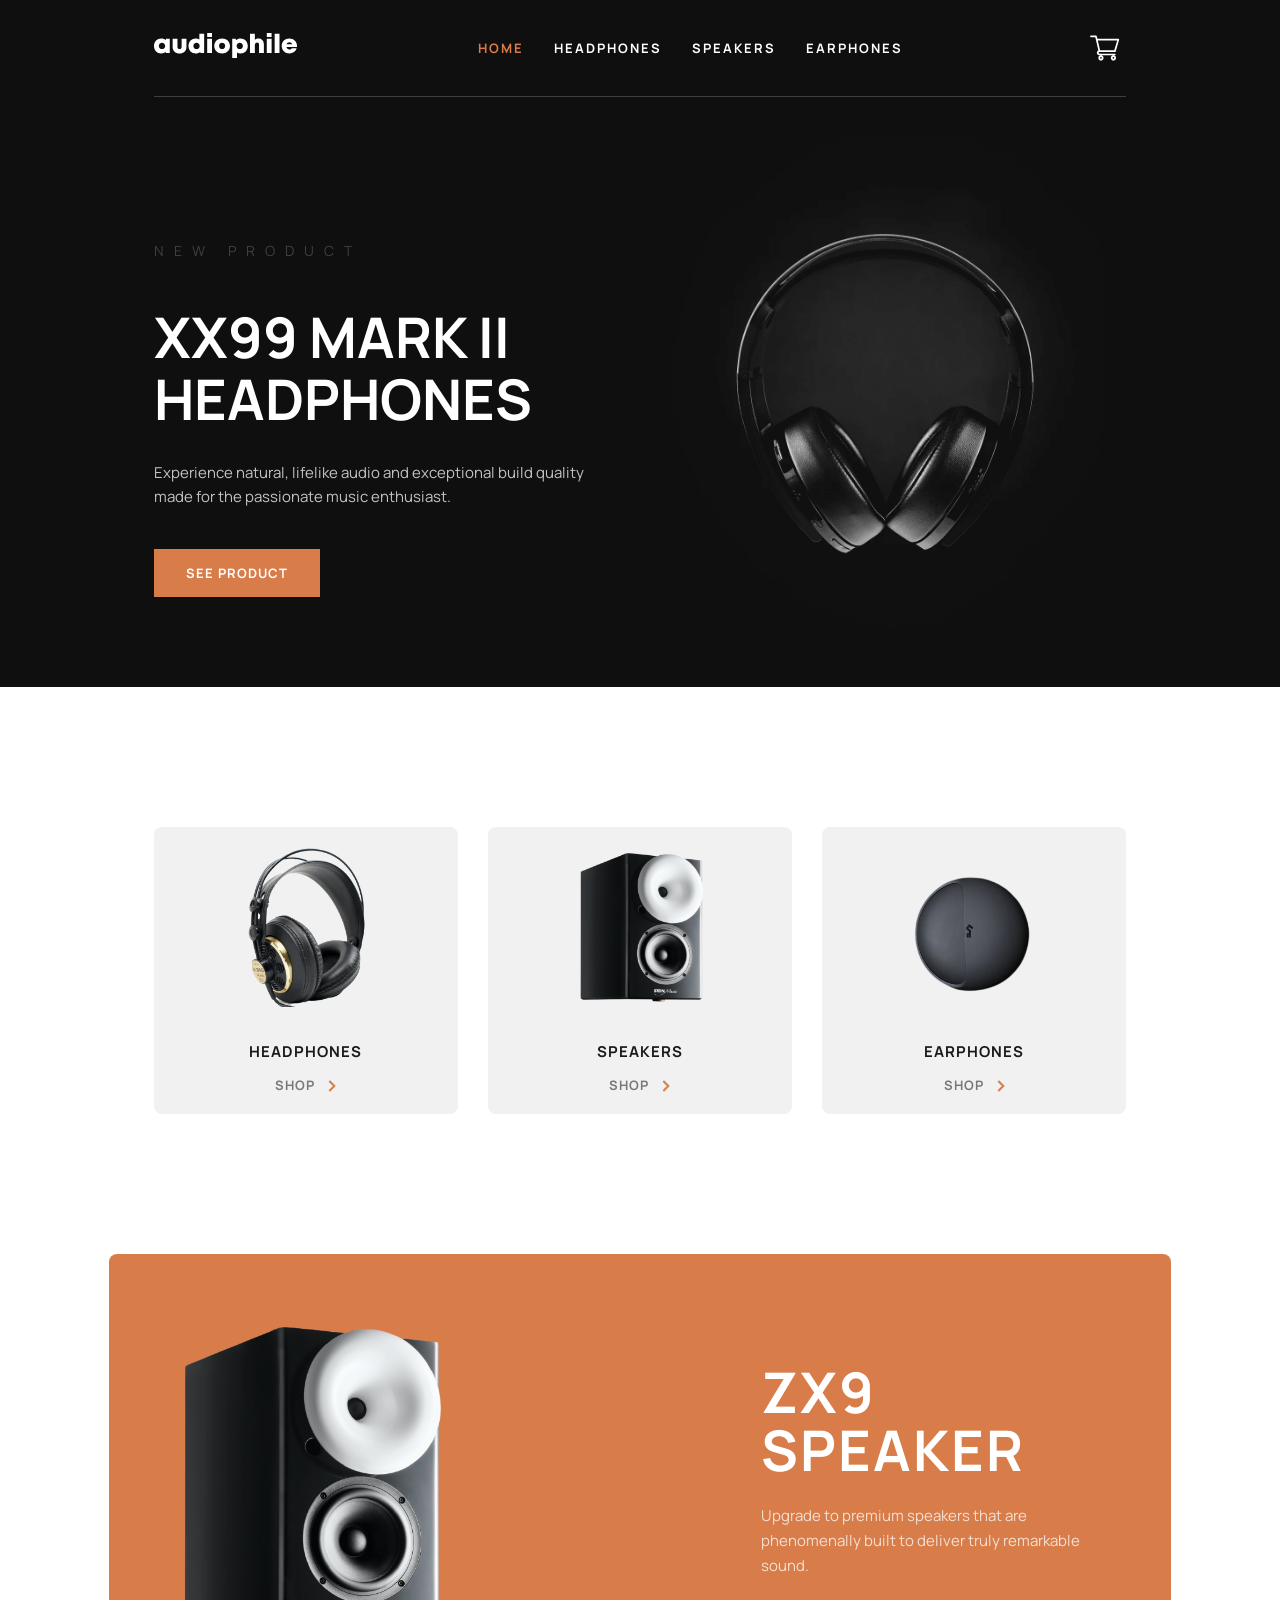
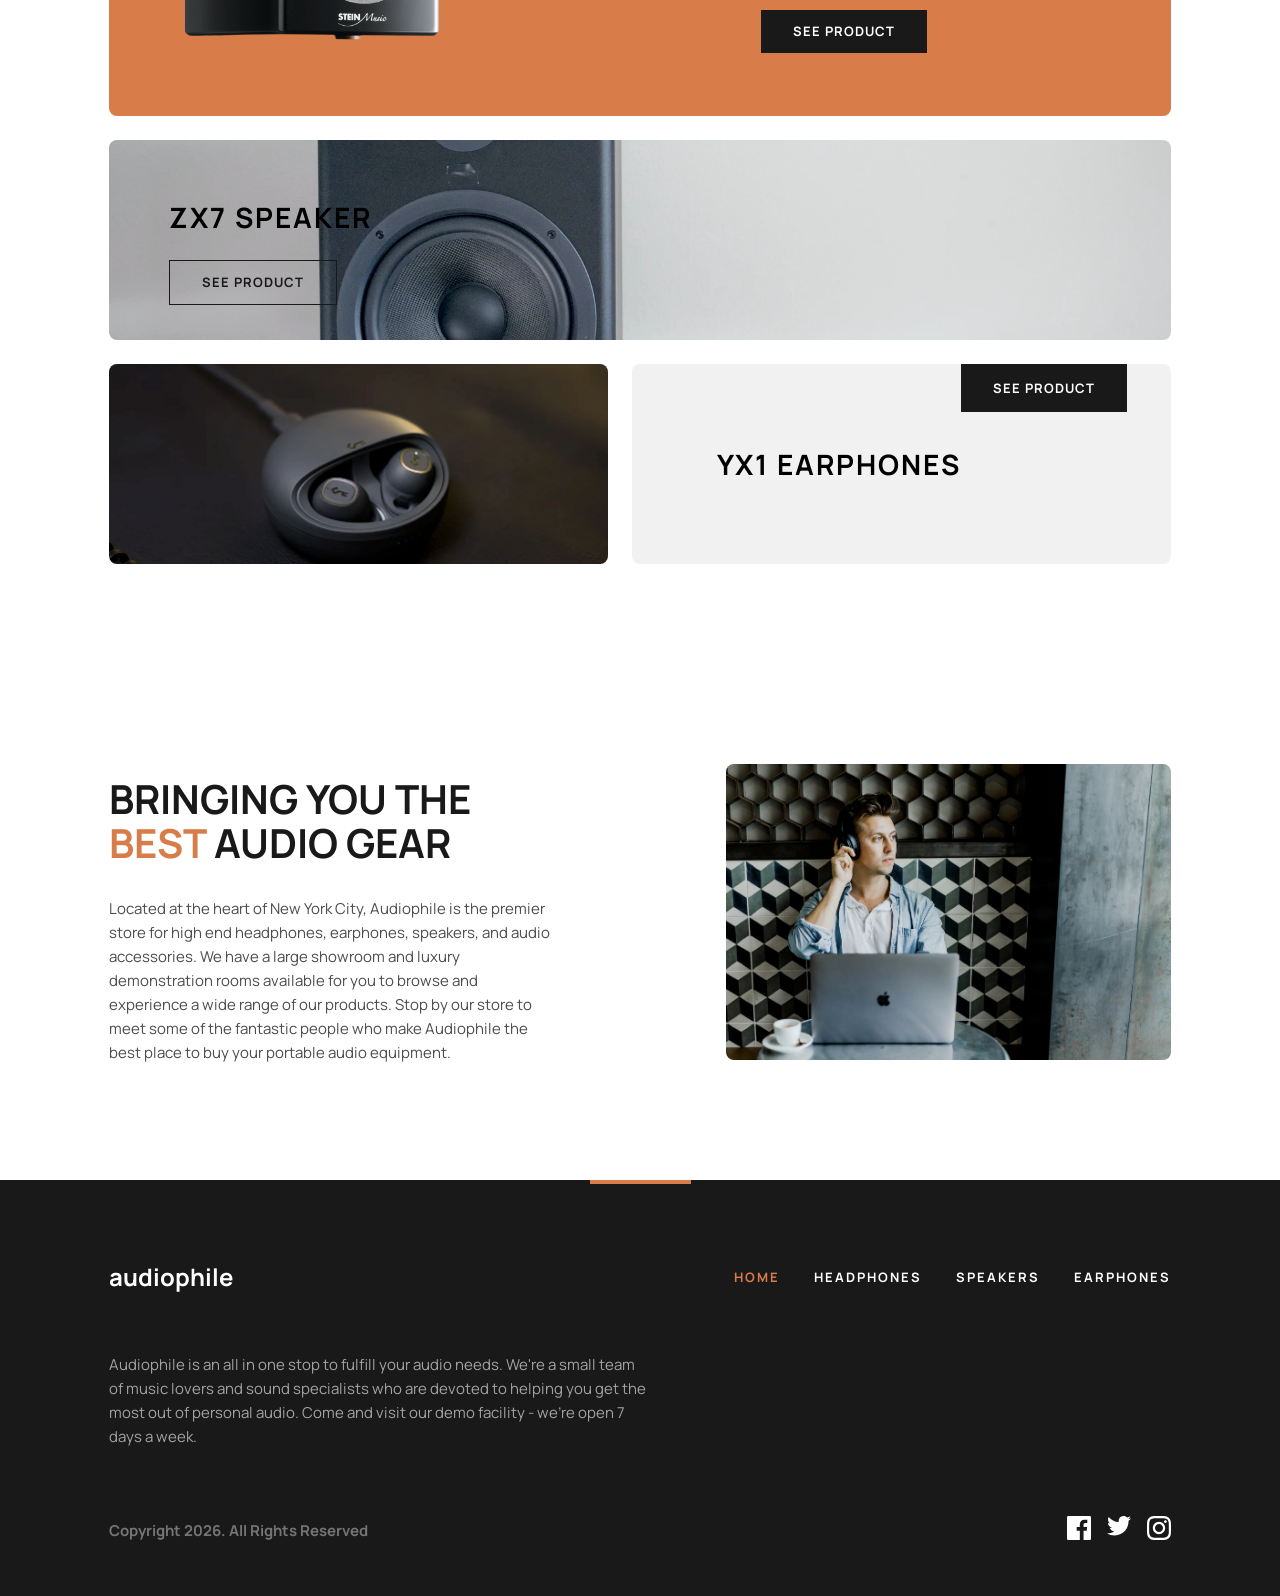
<file: index.html>
<!DOCTYPE html>
<html lang="en">

<head>
    <meta charset="UTF-8">
    <meta name="viewport" content="width=device-width, initial-scale=1.0">
    <link rel="stylesheet" href="styles.css">
    <title>Audiophile | Home</title>
    <link rel="preconnect" href="https://fonts.googleapis.com">
    <link rel="preconnect" href="https://fonts.gstatic.com" crossorigin>
    <link href="https://fonts.googleapis.com/css2?family=Manrope:wght@200..800&display=swap" rel="stylesheet">
</head>

<body data-base-path="">
    <div id="site-header"></div>
    <div id="site-mobile-menu"></div>
    <div id="site-cart-modal"></div>

    <main>
        <section class="highlighted-item">
            <div class="highlighted-item-content">
                <p class="highlighted-item-label">NEW PRODUCT</p>
                <h1 class="highlighted-item-title">XX99 Mark II Headphones</h1>
                <p class="highlighted-item-description">
                    Experience natural, lifelike audio and exceptional build quality
                    made for the passionate music enthusiast.
                </p>
                <a href="pages/products/product.html?slug=xx99-mark-two-headphones" class="highlighted-item-btn">SEE PRODUCT</a>
            </div>

            <div class="highlighted-item-image">
                <img src="assets/main_img.png" alt="XX99 Mark II Headphones">
            </div>
        </section>

        <section class="quick-links">
            <div class="quick-link-item">
                <div class="quick-link-item-content">
                    <img src="assets/akgs.png" alt="Quick Link 1">
                    <h1 class="quick-link-item-title">HEADPHONES</h1>
                    <a href="pages/category/category.html?cat=headphones" class="quick-link-item-link">SHOP</a>
                </div>
            </div>

            <div class="quick-link-item">
                <div class="quick-link-item-content">
                    <img src="assets/zx9_quick.png" alt="Quick Link 2">
                    <h1 class="quick-link-item-title">SPEAKERS</h1>
                    <a href="pages/category/category.html?cat=speakers" class="quick-link-item-link">SHOP</a>
                </div>
            </div>

            <div class="quick-link-item">
                <div class="quick-link-item-content">
                    <img src="assets/yx1_quick.png" alt="Quick Link 3">
                    <h1 class="quick-link-item-title">EARPHONES</h1>
                    <a href="pages/category/category.html?cat=earphones" class="quick-link-item-link">SHOP</a>
                </div>
            </div>
        </section>

        <section class="product-showcase">
            <div class="featured-product">
                <div class="featured-product-image">
                    <img src="assets/zx9_quick.png" alt="ZX9 Speaker">
                </div>
                <div class="featured-product-content">
                    <h2 class="featured-product-title">ZX9 SPEAKER</h2>
                    <p class="featured-product-description">
                        Upgrade to premium speakers that are phenomenally built to
                        deliver truly remarkable sound.
                    </p>
                    <a href="pages/products/product.html?slug=zx9-speaker" class="featured-product-btn">SEE PRODUCT</a>
                </div>
            </div>

            <div class="secondary-product">
                <div class="secondary-product-content">
                    <h2 class="secondary-product-title">ZX7 SPEAKER</h2>
                    <a href="pages/products/product.html?slug=zx7-speaker" class="secondary-product-btn">SEE PRODUCT</a>
                </div>
                <div class="secondary-product-image">
                    <img src="assets/zx7.png" alt="ZX7 Speaker">
                </div>
            </div>

            <div class="tertiary-product">
                <div class="tertiary-product-image">
                    <img src="assets/yx1_main.png" alt="YX1 Earphones">
                </div>
                <div class="tertiary-product-content">
                    <h2 class="tertiary-product-title">YX1 EARPHONES</h2>
                    <a href="pages/products/product.html?slug=yx1-earphones" class="tertiary-product-btn">SEE PRODUCT</a>
                </div>
            </div>
        </section>

        <section class="promo">
            <div class="promo-content">
                <h2 class="promo-title">
                    BRINGING YOU THE <span class="promo-title-highlight">BEST</span> AUDIO GEAR
                </h2>
                <p class="promo-description">
                    Located at the heart of New York City, Audiophile is the premier
                    store for high end headphones, earphones, speakers, and audio
                    accessories. We have a large showroom and luxury demonstration
                    rooms available for you to browse and experience a wide range
                    of our products. Stop by our store to meet some of the fantastic
                    people who make Audiophile the best place to buy your portable
                    audio equipment.
                </p>
            </div>
            <div class="promo-image">
                <img src="assets/IMAMAZING.png" alt="Man wearing headphones">
            </div>
        </section>

    </main>
    <div id="site-footer"></div>

    <script src="partials.js"></script>
    <script src="cart.js"></script>
</body>

</html>
</file>
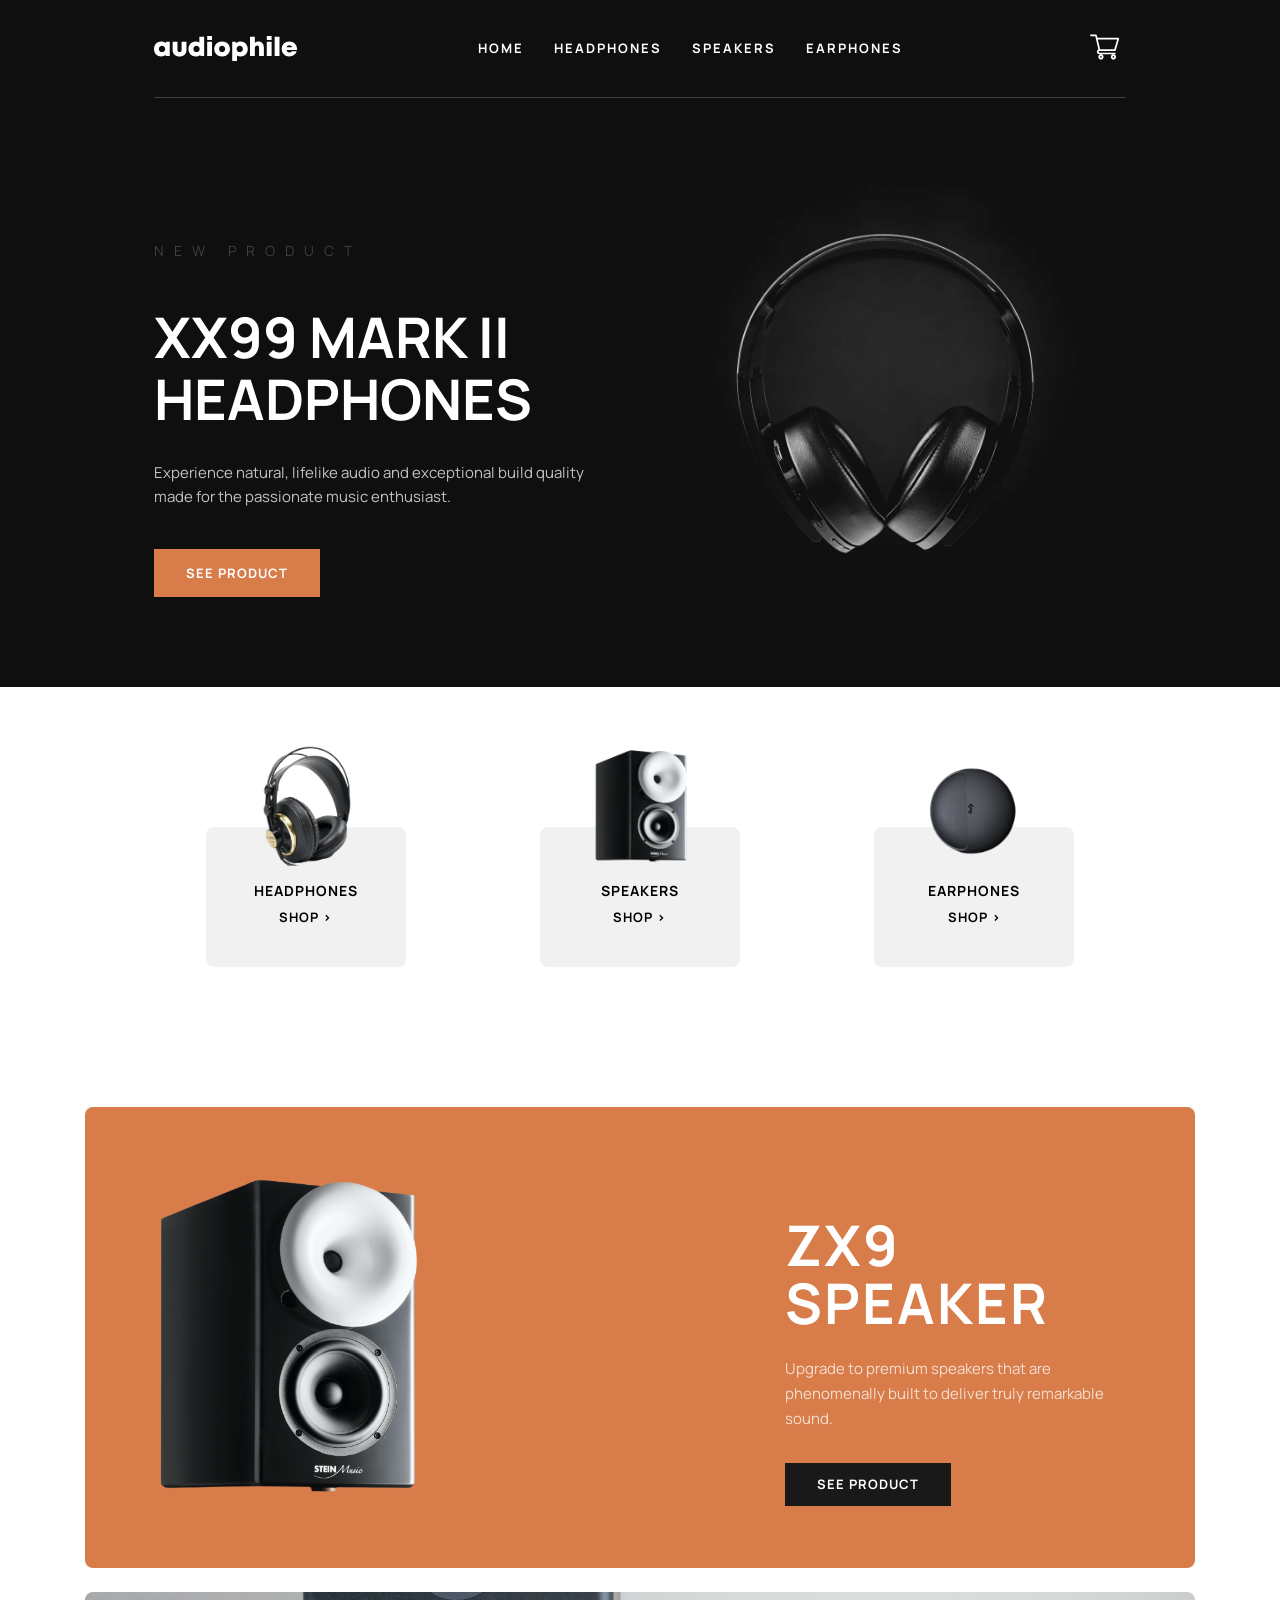
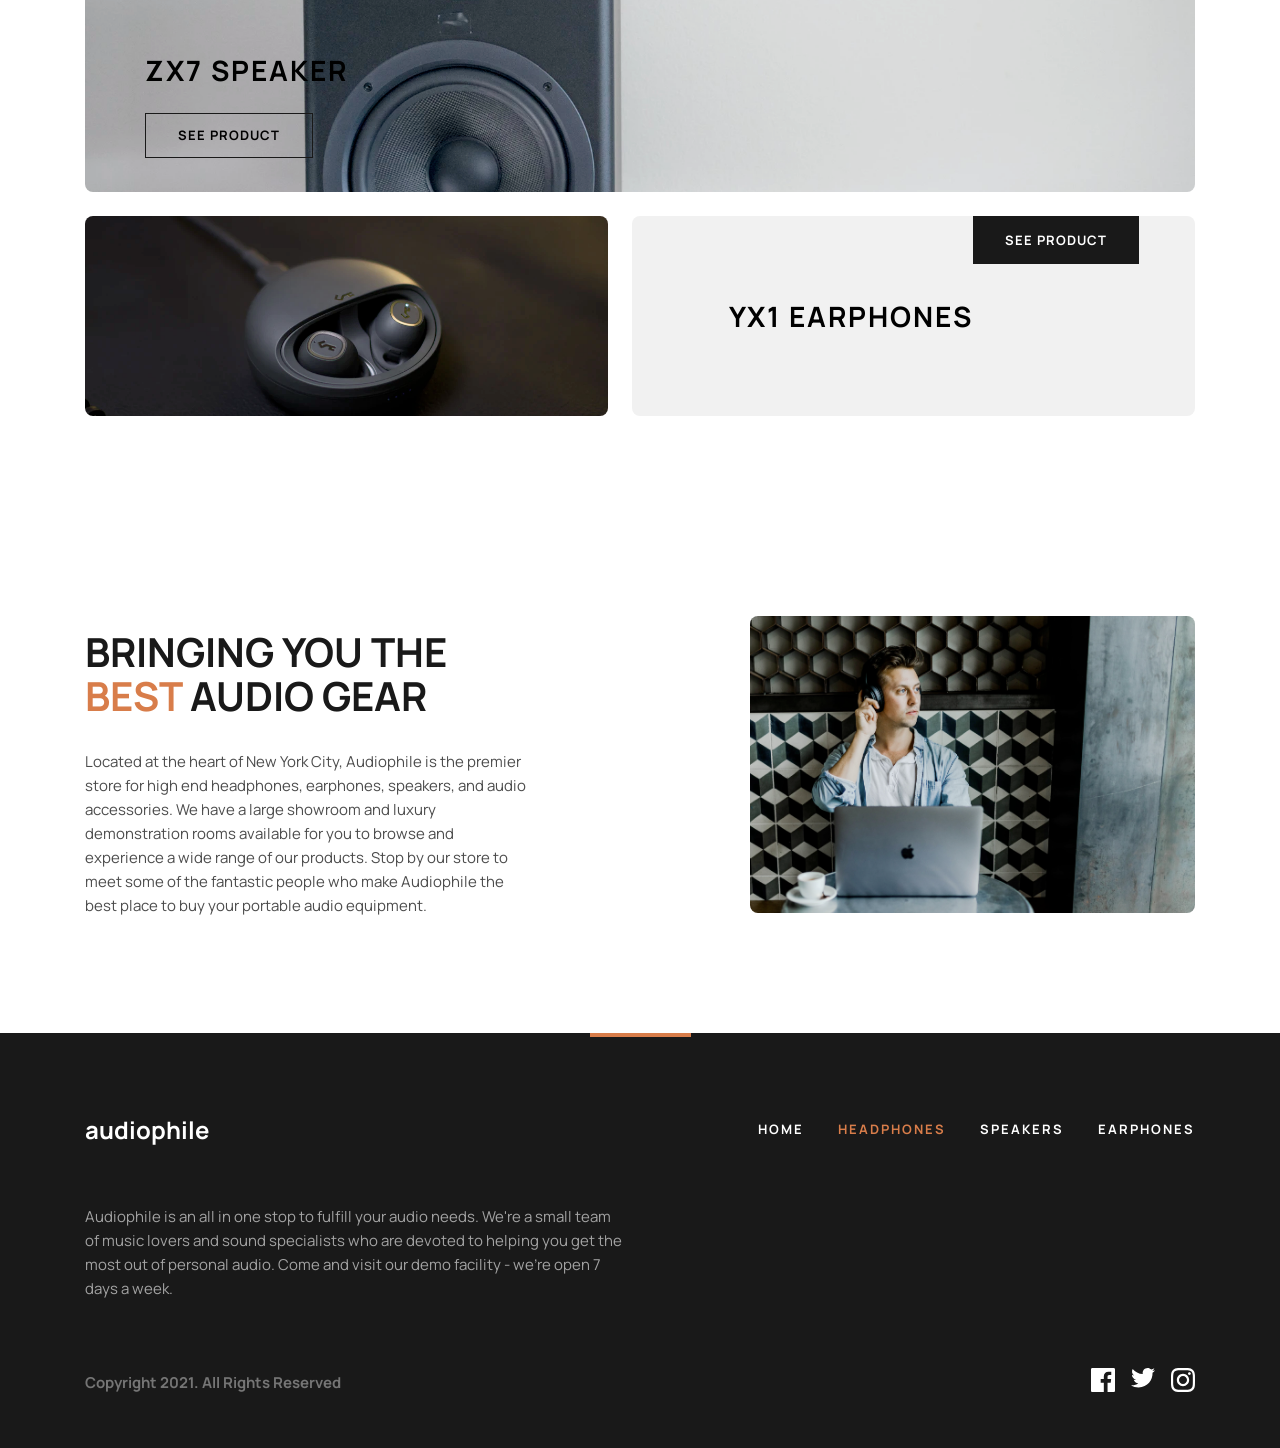
<file: main.html>
<!DOCTYPE html>
<html lang="en">

<head>
    <meta charset="UTF-8">
    <meta name="viewport" content="width=device-width, initial-scale=1.0">
    <link rel="stylesheet" href="main.css">
    <title>I Love Headphones.com</title>
    <link rel="preconnect" href="https://fonts.googleapis.com">
    <link rel="preconnect" href="https://fonts.gstatic.com" crossorigin>
    <link href="https://fonts.googleapis.com/css2?family=Manrope:wght@200..800&display=swap" rel="stylesheet">
</head>

<body>
    <header class="header">
        <div class="header-container">
            <div class="logo-container">
                <button class="header-button category-list-button">
                    <svg width="16" height="15" viewBox="0 0 16 15" fill="none" xmlns="http://www.w3.org/2000/svg">
                        <rect width="16" height="3" fill="white" />
                        <rect y="6" width="16" height="3" fill="white" />
                        <rect y="12" width="16" height="3" fill="white" />
                    </svg>
                </button>
                <img src="assets/logo.svg" alt="Logo" class="logo">
            </div>
            <div class="header-category-list">
                <a href="#" class="header-category">Home</a>
                <a href="#" class="header-category">Headphones</a>
                <a href="#" class="header-category">Speakers</a>
                <a href="#" class="header-category">Earphones</a>
            </div>
            <button class="header-button header-cart-button">
                <svg width="24" height="20" viewBox="0 0 24 20" fill="none" xmlns="http://www.w3.org/2000/svg">
                    <path fill-rule="evenodd" clip-rule="evenodd"
                        d="M7.51883 13.1946H7.51776C7.14161 13.1955 6.83595 13.491 6.83595 13.8542C6.83595 14.2179 7.14268 14.5139 7.51954 14.5139H19.9154C20.293 14.5139 20.599 14.8092 20.599 15.1736C20.599 15.538 20.293 15.8333 19.9154 15.8333H18.75H8.75H7.51954C6.38876 15.8333 5.46876 14.9455 5.46876 13.8542C5.46876 13.0421 5.97843 12.343 6.70493 12.0382L4.23686 1.31944H0.683595C0.306016 1.31944 0 1.02412 0 0.659722C0 0.295329 0.306016 0 0.683595 0H4.78516C5.1056 0 5.38295 0.214753 5.45256 0.516611L5.94122 2.63889H22.6498C22.8643 2.63889 23.0663 2.73613 23.1956 2.9014C23.3246 3.06668 23.3659 3.28074 23.307 3.47986L20.5726 12.716C20.4888 12.9991 20.2205 13.1944 19.9154 13.1944H7.5215L7.51883 13.1946ZM8.75 15.8333C9.89873 15.8333 10.8333 16.7679 10.8333 17.9167C10.8333 19.0654 9.89873 20 8.75 20C7.60127 20 6.66667 19.0654 6.66667 17.9167C6.66667 16.7679 7.60127 15.8333 8.75 15.8333ZM18.75 15.8333C19.8987 15.8333 20.8333 16.7679 20.8333 17.9167C20.8333 19.0654 19.8987 20 18.75 20C17.6013 20 16.6667 19.0654 16.6667 17.9167C16.6667 16.7679 17.6013 15.8333 18.75 15.8333ZM19.3997 11.875L21.7435 3.95833H6.24492L8.06784 11.875H19.3997ZM9.44444 17.9167C9.44444 17.5338 9.13285 17.2222 8.75 17.2222C8.36715 17.2222 8.05556 17.5338 8.05556 17.9167C8.05556 18.2995 8.36715 18.6111 8.75 18.6111C9.13285 18.6111 9.44444 18.2995 9.44444 17.9167ZM18.75 17.2222C19.1328 17.2222 19.4444 17.5338 19.4444 17.9167C19.4444 18.2995 19.1328 18.6111 18.75 18.6111C18.3672 18.6111 18.0556 18.2995 18.0556 17.9167C18.0556 17.5338 18.3672 17.2222 18.75 17.2222Z"
                        fill="white" />
                </svg>
            </button>
        </div>
    </header>
    <main>
        <section class="highlighted-item">
            <div class="highlighted-item-content">
                <p class="highlighted-item-label">NEW PRODUCT</p>
                <h1 class="highlighted-item-title">XX99 Mark II Headphones</h1>
                <p class="highlighted-item-description">
                    Experience natural, lifelike audio and exceptional build quality
                    made for the passionate music enthusiast.
                </p>
                <button class="highlighted-item-btn">SEE PRODUCT</button>
            </div>

            <div class="highlighted-item-image">
                <img src="assets/main_img.png" alt="XX99 Mark II Headphones">
            </div>
        </section>

        <section class="quick-links">
            <div class="quick-link-item">
                <div class="quick-link-item-content">
                    <img src="assets/akgs.png" alt="Quick Link 1">
                    <h1 class="quick-link-item-title">HEADPHONES</h1>
                    <a href="#" class="quick-link-item-link">SHOP ></a>
                </div>
            </div>

            <div class="quick-link-item">
                <div class="quick-link-item-content">
                    <img src="assets/zx9_quick.png" alt="Quick Link 2">
                    <h1 class="quick-link-item-title">SPEAKERS</h1>
                    <a href="#" class="quick-link-item-link">SHOP ></a>
                </div>
            </div>

            <div class="quick-link-item">
                <div class="quick-link-item-content">
                    <img src="assets/yx1_quick.png" alt="Quick Link 3">
                    <h1 class="quick-link-item-title">EARPHONES</h1>
                    <a href="#" class="quick-link-item-link">SHOP ></a>
                </div>
            </div>
        </section>

        <section class="product-showcase">
            <div class="featured-product">
                <div class="featured-product-image">
                    <img src="assets/zx9_quick.png" alt="ZX9 Speaker">
                </div>
                <div class="featured-product-content">
                    <h2 class="featured-product-title">ZX9 SPEAKER</h2>
                    <p class="featured-product-description">
                        Upgrade to premium speakers that are phenomenally built to
                        deliver truly remarkable sound.
                    </p>
                    <button class="featured-product-btn">SEE PRODUCT</button>
                </div>
            </div>

            <div class="secondary-product">
                <div class="secondary-product-content">
                    <h2 class="secondary-product-title">ZX7 SPEAKER</h2>
                    <button class="secondary-product-btn">SEE PRODUCT</button>
                </div>
                <div class="secondary-product-image">
                    <img src="assets/zx7.png" alt="ZX7 Speaker">
                </div>
            </div>

            <div class="tertiary-product">
                <div class="tertiary-product-image">
                    <img src="assets/yx1_main.png" alt="YX1 Earphones">
                </div>
                <div class="tertiary-product-content">
                    <h2 class="tertiary-product-title">YX1 EARPHONES</h2>
                    <button class="tertiary-product-btn">SEE PRODUCT</button>
                </div>
            </div>
        </section>

        <section class="promo">
            <div class="promo-content">
                <h2 class="promo-title">
                    BRINGING YOU THE <span class="promo-title-highlight">BEST</span> AUDIO GEAR
                </h2>
                <p class="promo-description">
                    Located at the heart of New York City, Audiophile is the premier
                    store for high end headphones, earphones, speakers, and audio
                    accessories. We have a large showroom and luxury demonstration
                    rooms available for you to browse and experience a wide range
                    of our products. Stop by our store to meet some of the fantastic
                    people who make Audiophile the best place to buy your portable
                    audio equipment.
                </p>
            </div>
            <div class="promo-image">
                <img src="assets/IMAMAZING.png" alt="Man wearing headphones">
            </div>
        </section>

        <footer class="site-footer">
            <div class="footer-top-bar"></div>

            <div class="footer-container">
                <div class="footer-top">
                    <h2 class="footer-logo">audiophile</h2>

                    <nav class="footer-nav">
                        <a href="#">HOME</a>
                        <a href="#" class="active">HEADPHONES</a>
                        <a href="#">SPEAKERS</a>
                        <a href="#">EARPHONES</a>
                    </nav>
                </div>

                <p class="footer-description">
                    Audiophile is an all in one stop to fulfill your audio needs.
                    We're a small team of music lovers and sound specialists who
                    are devoted to helping you get the most out of personal audio.
                    Come and visit our demo facility - we're open 7 days a week.
                </p>

                <div class="footer-bottom">
                    <p class="footer-copyright">Copyright 2021. All Rights Reserved</p>

                    <div class="footer-socials">
                        <a href="#"><svg width="24" height="24" viewBox="0 0 24 24" fill="white"
                                xmlns="http://www.w3.org/2000/svg">
                                <path
                                    d="M22.675 0H1.325C0.593 0 0 0.593 0 1.325V22.676C0 23.407 0.593 24 1.325 24H12.82V14.706H9.692V11.084H12.82V8.413C12.82 5.313 14.713 3.625 17.479 3.625C18.804 3.625 19.942 3.724 20.274 3.768V7.008L18.356 7.009C16.852 7.009 16.561 7.724 16.561 8.772V11.085H20.148L19.681 14.707H16.561V24H22.677C23.407 24 24 23.407 24 22.675V1.325C24 0.593 23.407 0 22.675 0Z"
                                    fill="white" />
                            </svg>
                        </a>
                        <a href="#"><svg width="24" height="20" viewBox="0 0 24 20" fill="none"
                                xmlns="http://www.w3.org/2000/svg">
                                <path
                                    d="M24 2.309C23.117 2.701 22.168 2.965 21.172 3.084C22.189 2.475 22.97 1.51 23.337 0.36C22.386 0.924 21.332 1.334 20.21 1.555C19.313 0.598 18.032 0 16.616 0C13.437 0 11.101 2.966 11.819 6.045C7.728 5.84 4.1 3.88 1.671 0.901C0.381 3.114 1.002 6.009 3.194 7.475C2.388 7.449 1.628 7.228 0.965 6.859C0.911 9.14 2.546 11.274 4.914 11.749C4.221 11.937 3.462 11.981 2.69 11.833C3.316 13.789 5.134 15.212 7.29 15.252C5.22 16.875 2.612 17.6 0 17.292C2.179 18.689 4.768 19.504 7.548 19.504C16.69 19.504 21.855 11.783 21.543 4.858C22.505 4.163 23.34 3.296 24 2.309Z"
                                    fill="white" />
                            </svg>
                        </a>
                        <a href="#"><svg width="24" height="24" viewBox="0 0 24 24" fill="none"
                                xmlns="http://www.w3.org/2000/svg">
                                <path fill-rule="evenodd" clip-rule="evenodd"
                                    d="M12 0C8.741 0 8.333 0.014 7.053 0.072C2.695 0.272 0.273 2.69 0.073 7.052C0.014 8.333 0 8.741 0 12C0 15.259 0.014 15.668 0.072 16.948C0.272 21.306 2.69 23.728 7.052 23.928C8.333 23.986 8.741 24 12 24C15.259 24 15.668 23.986 16.948 23.928C21.302 23.728 23.73 21.31 23.927 16.948C23.986 15.668 24 15.259 24 12C24 8.741 23.986 8.333 23.928 7.053C23.732 2.699 21.311 0.273 16.949 0.073C15.668 0.014 15.259 0 12 0ZM12 2.163C15.204 2.163 15.584 2.175 16.85 2.233C20.102 2.381 21.621 3.924 21.769 7.152C21.827 8.417 21.838 8.797 21.838 12.001C21.838 15.206 21.826 15.585 21.769 16.85C21.62 20.075 20.105 21.621 16.85 21.769C15.584 21.827 15.206 21.839 12 21.839C8.796 21.839 8.416 21.827 7.151 21.769C3.891 21.62 2.38 20.07 2.232 16.849C2.174 15.584 2.162 15.205 2.162 12C2.162 8.796 2.175 8.417 2.232 7.151C2.381 3.924 3.896 2.38 7.151 2.232C8.417 2.175 8.796 2.163 12 2.163ZM5.838 12C5.838 8.597 8.597 5.838 12 5.838C15.403 5.838 18.162 8.597 18.162 12C18.162 15.404 15.403 18.163 12 18.163C8.597 18.163 5.838 15.403 5.838 12ZM12 16C9.791 16 8 14.21 8 12C8 9.791 9.791 8 12 8C14.209 8 16 9.791 16 12C16 14.21 14.209 16 12 16ZM16.965 5.595C16.965 4.8 17.61 4.155 18.406 4.155C19.201 4.155 19.845 4.8 19.845 5.595C19.845 6.39 19.201 7.035 18.406 7.035C17.61 7.035 16.965 6.39 16.965 5.595Z"
                                    fill="white" />
                            </svg>

                        </a>
                    </div>
                </div>
        </footer>
    </main>
</body>

</html>
</file>
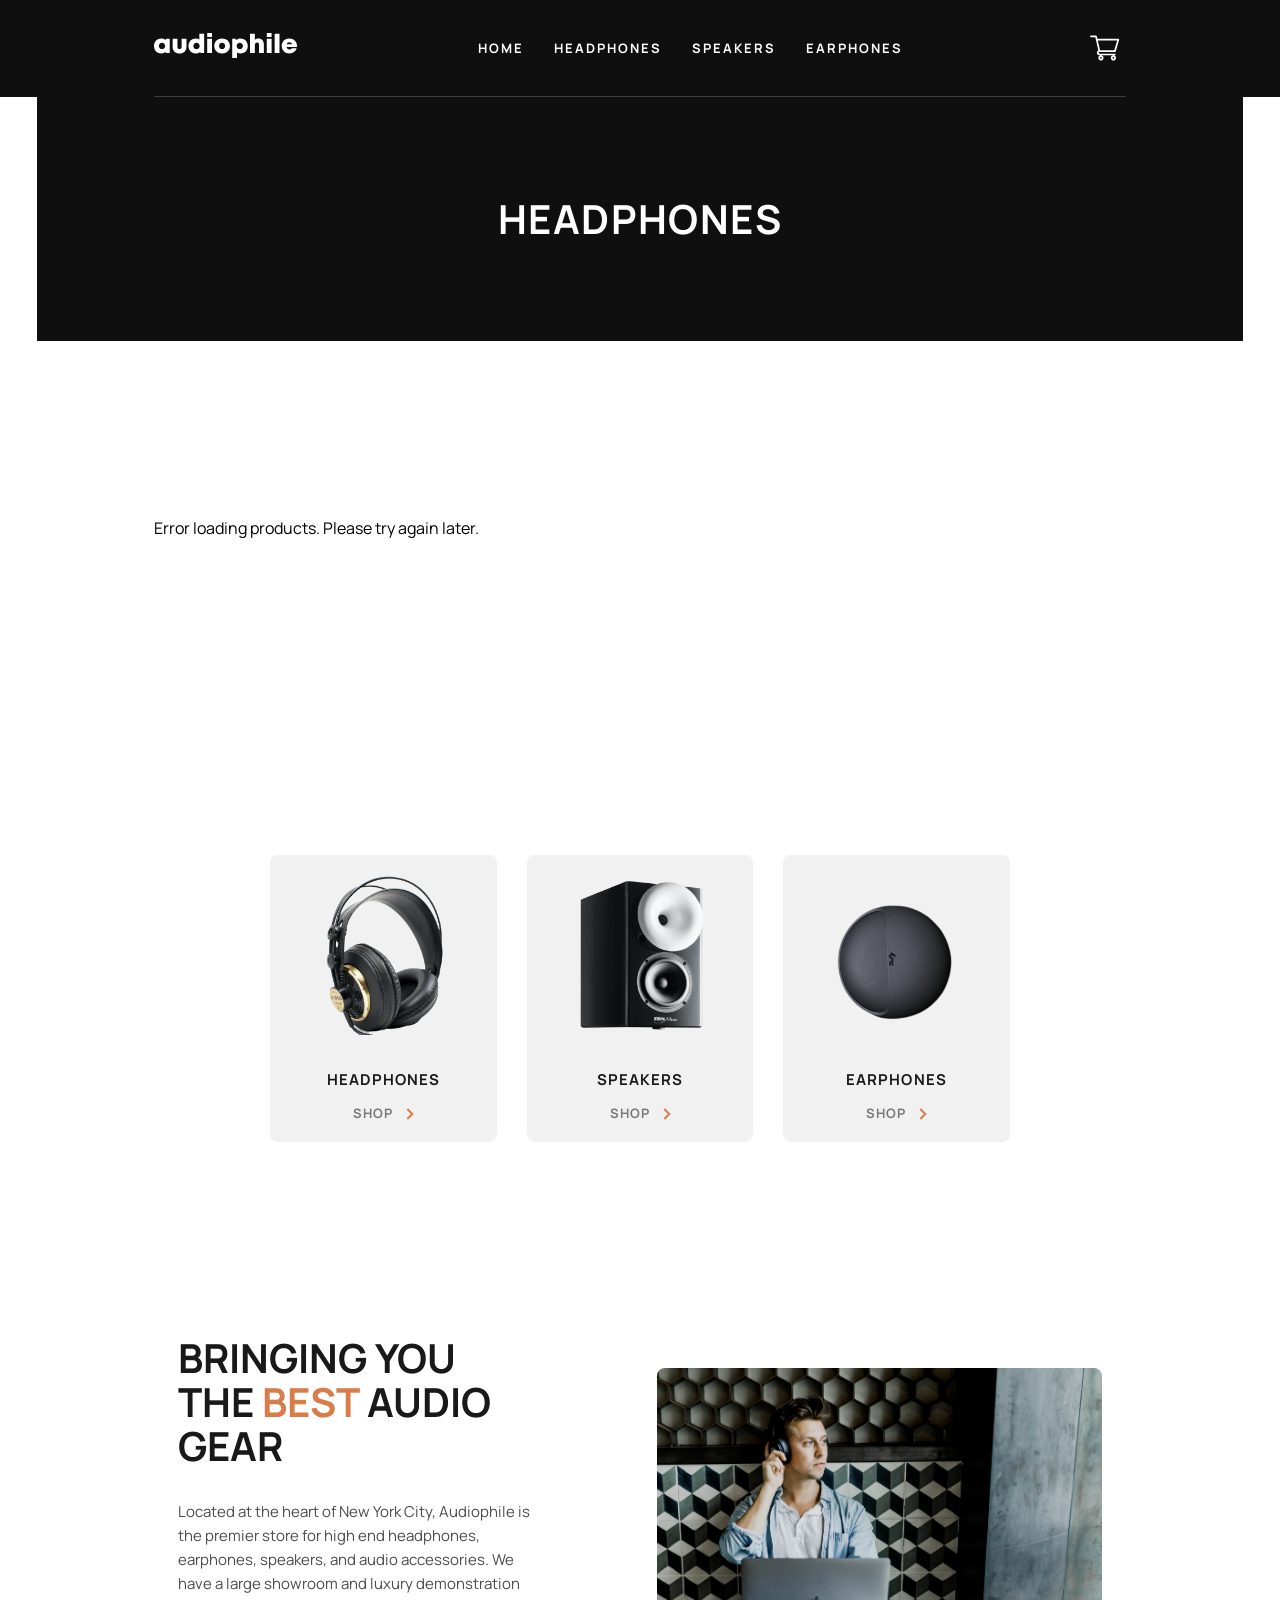
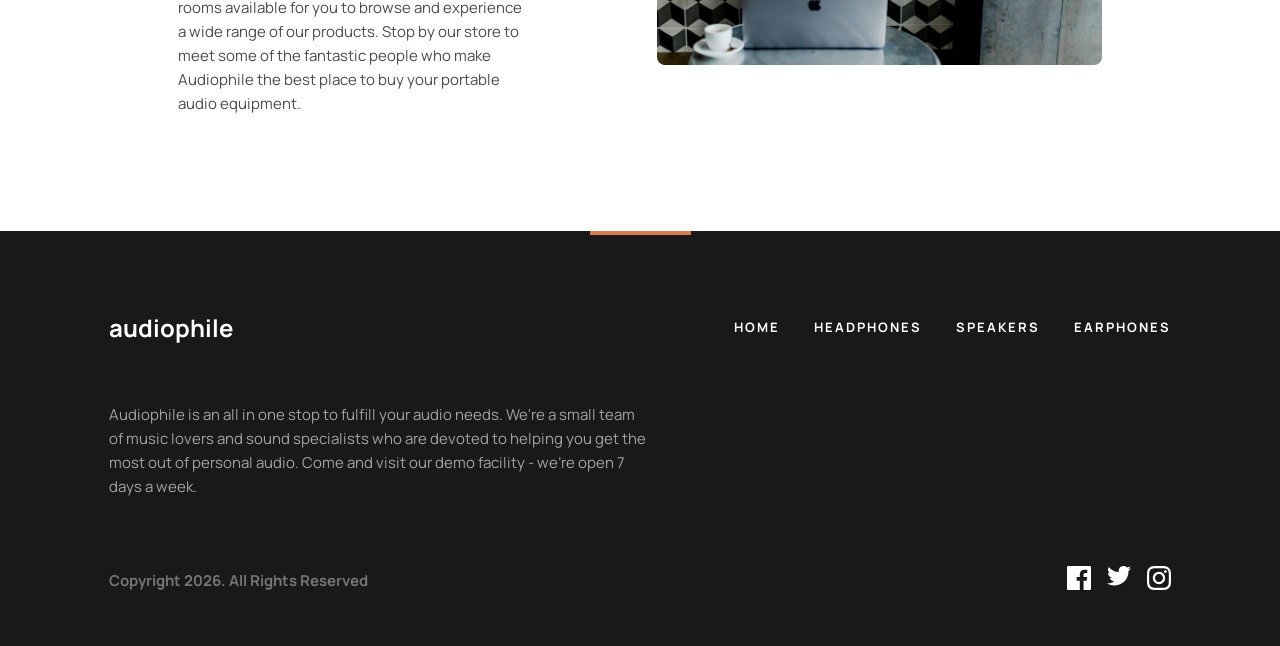
<file: pages/category/category.html>
<!DOCTYPE html>
<html lang="en">

<head>
    <meta charset="UTF-8">
    <meta name="viewport" content="width=device-width, initial-scale=1.0">
    <title>Category</title>
    <link rel="stylesheet" href="../../styles.css">
    <link rel="stylesheet" href="category_styles.css">
    <link rel="preconnect" href="https://fonts.googleapis.com">
    <link rel="preconnect" href="https://fonts.gstatic.com" crossorigin>
    <link href="https://fonts.googleapis.com/css2?family=Manrope:wght@200..800&display=swap" rel="stylesheet">
</head>

<body data-base-path="../../">
    <div id="site-header"></div>
    <div id="site-mobile-menu"></div>
    <div id="site-cart-modal"></div>

    <main class="page-main">
        <section class="category-hero">
            <h1 id="category-title">HEADPHONES</h1>
        </section>

        <section class="product-list" id="product-list">
        </section>

        <section class="quick-links">
            <div class="quick-link-item">
                <div class="quick-link-item-content">
                    <img src="../../assets/akgs.png" alt="Quick Link 1">
                    <h1 class="quick-link-item-title">HEADPHONES</h1>
                    <a href="category.html?cat=headphones" class="quick-link-item-link">SHOP</a>
                </div>
            </div>

            <div class="quick-link-item">
                <div class="quick-link-item-content">
                    <img src="../../assets/zx9_quick.png" alt="Quick Link 2">
                    <h1 class="quick-link-item-title">SPEAKERS</h1>
                    <a href="category.html?cat=speakers" class="quick-link-item-link">SHOP</a>
                </div>
            </div>

            <div class="quick-link-item">
                <div class="quick-link-item-content">
                    <img src="../../assets/yx1_quick.png" alt="Quick Link 3">
                    <h1 class="quick-link-item-title">EARPHONES</h1>
                    <a href="category.html?cat=earphones" class="quick-link-item-link">SHOP</a>
                </div>
            </div>
        </section>

        <section class="promo">
            <div class="promo-content">
                <h2 class="promo-title">
                    BRINGING YOU THE <span class="promo-title-highlight">BEST</span> AUDIO GEAR
                </h2>
                <p class="promo-description">
                    Located at the heart of New York City, Audiophile is the premier
                    store for high end headphones, earphones, speakers, and audio
                    accessories. We have a large showroom and luxury demonstration
                    rooms available for you to browse and experience a wide range
                    of our products. Stop by our store to meet some of the fantastic
                    people who make Audiophile the best place to buy your portable
                    audio equipment.
                </p>
            </div>
            <div class="promo-image">
                <img src="../../assets/IMAMAZING.png" alt="Man wearing headphones">
            </div>
        </section>
    </main>

    <div id="site-footer"></div>

    <script src="../../partials.js"></script>
    <script src="../../cart.js"></script>
    <script src="../../data.js"></script>
    <script src="category.js"></script>
</body>

</html>
</file>
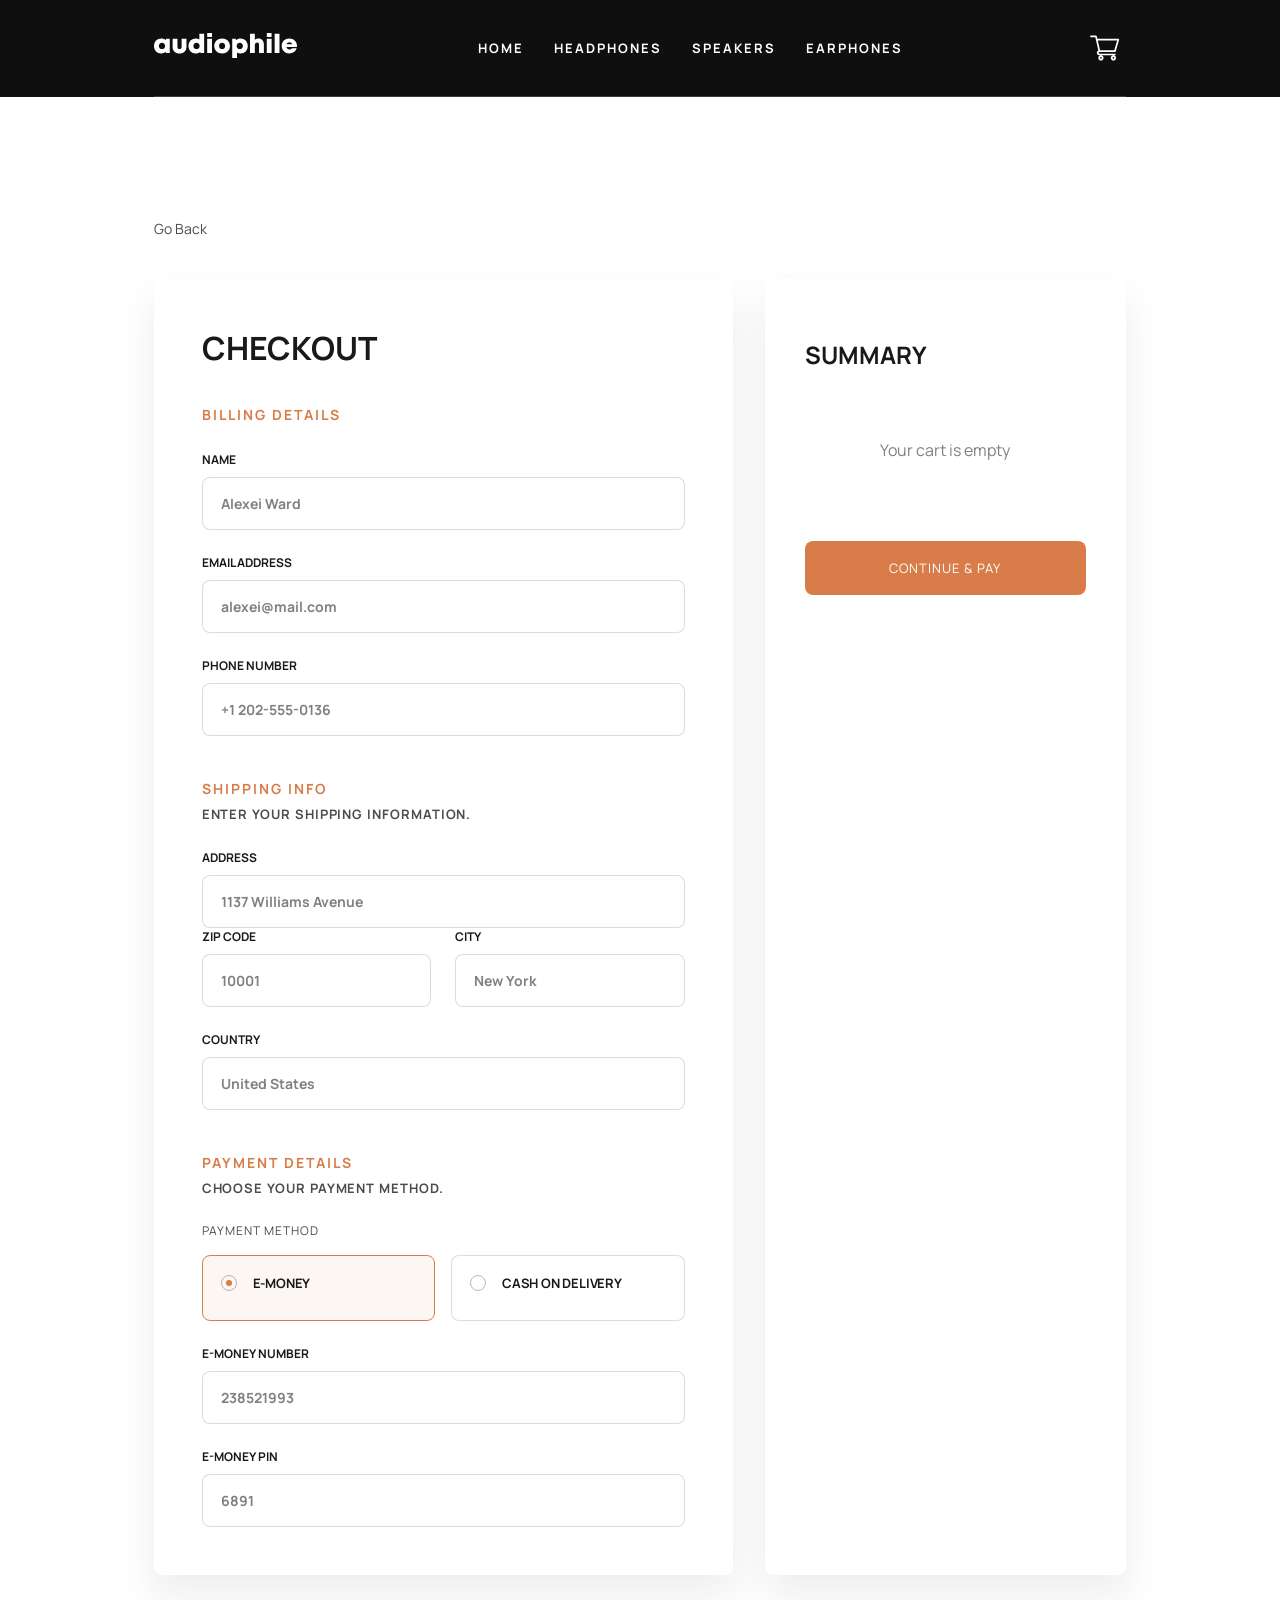
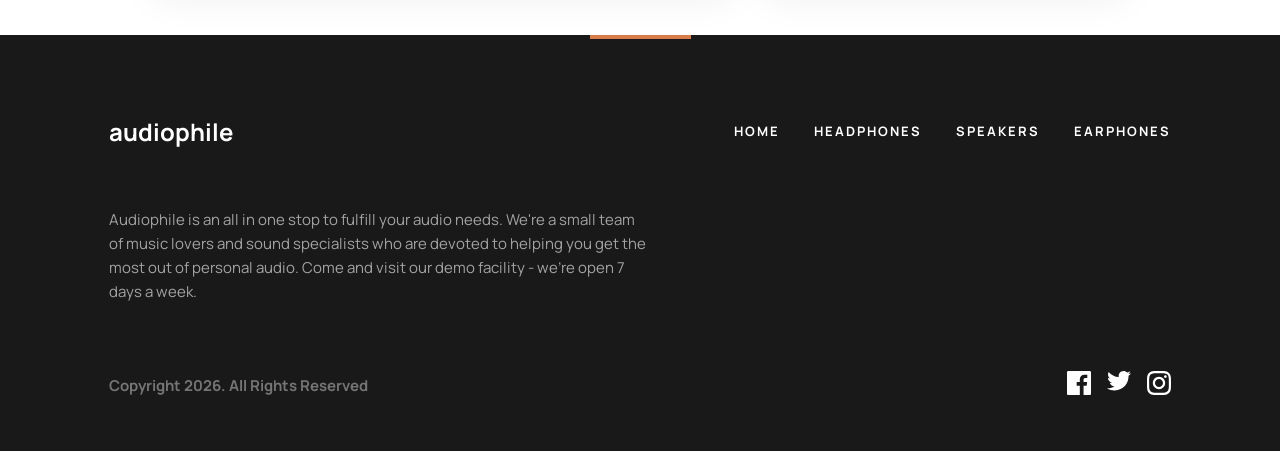
<file: pages/checkout/checkout.html>
<!DOCTYPE html>
<html lang="en">

<head>
    <meta charset="UTF-8">
    <meta name="viewport" content="width=device-width, initial-scale=1.0">
    <title>Checkout | Audiophile</title>
    <link rel="stylesheet" href="../../styles.css">
    <link rel="stylesheet" href="checkout_styles.css">
    <link rel="preconnect" href="https://fonts.googleapis.com">
    <link rel="preconnect" href="https://fonts.gstatic.com" crossorigin>
    <link href="https://fonts.googleapis.com/css2?family=Manrope:wght@200..800&display=swap" rel="stylesheet">
</head>

<body data-base-path="../../">
    <div id="site-header"></div>
    <div id="site-mobile-menu"></div>
    <div id="site-cart-modal"></div>

    <div class="confirmation-overlay" id="confirmation-overlay"></div>
    <div class="confirmation-modal" id="confirmation-modal">
        <div class="confirmation-icon">
            <svg width="64" height="64" viewBox="0 0 64 64" fill="none" xmlns="http://www.w3.org/2000/svg">
                <circle cx="32" cy="32" r="32" fill="#D87D4A" />
                <path d="M20 32L28 40L44 24" stroke="white" stroke-width="4" stroke-linecap="round"
                    stroke-linejoin="round" />
            </svg>
        </div>
        <h2 class="confirmation-title">THANK YOU<br>FOR YOUR ORDER</h2>
        <p class="confirmation-subtitle">You will receive an email confirmation shortly.</p>
        <div class="confirmation-summary">
            <div class="confirmation-items" id="confirmation-items"></div>
            <div class="confirmation-total">
                <span>GRAND TOTAL</span>
                <span id="confirmation-grand-total">$ 0</span>
            </div>
        </div>
        <a href="../../index.html" class="confirmation-btn" onclick="clearCart()">BACK TO HOME</a>
    </div>

    <main class="checkout-main">
        <a href="../products/product.html" class="go-back">Go Back</a>

        <section class="checkout-layout">
            <form class="checkout-form">
                <div class="checkout-header">
                    <h1>CHECKOUT</h1>
                </div>

                <div class="checkout-section">
                    <div class="section-title">
                        <h2>BILLING DETAILS</h2>
                    </div>

                    <div class="form-grid">
                        <label>
                            <div class="label-row">
                                <span>Name</span>
                                <span class="error-msg" id="name-error"></span>
                            </div>
                            <input type="text" id="name" placeholder="Alexei Ward" required>
                        </label>

                        <label>
                            <div class="label-row">
                                <span>Email Address</span>
                                <span class="error-msg" id="email-error"></span>
                            </div>
                            <input type="email" id="email" placeholder="alexei@mail.com" required>
                        </label>

                        <label>
                            <div class="label-row">
                                <span>Phone Number</span>
                                <span class="error-msg" id="phone-error"></span>
                            </div>
                            <input type="tel" id="phone" placeholder="+1 202-555-0136" required>
                        </label>
                    </div>
                </div>

                <div class="checkout-section">
                    <div class="section-title">
                        <div>
                            <h2>SHIPPING INFO</h2>
                            <p>Enter your shipping information.</p>
                        </div>
                    </div>

                    <label>
                        <div class="label-row">
                            <span>Address</span>
                            <span class="error-msg" id="address-error"></span>
                        </div>
                        <input type="text" id="address" placeholder="1137 Williams Avenue" required>
                    </label>

                    <div class="form-grid grid-3">
                        <label>
                            <div class="label-row">
                                <span>ZIP Code</span>
                                <span class="error-msg" id="zip-error"></span>
                            </div>
                            <input type="text" id="zip" placeholder="10001" required>
                        </label>

                        <label>
                            <div class="label-row">
                                <span>City</span>
                                <span class="error-msg" id="city-error"></span>
                            </div>
                            <input type="text" id="city" placeholder="New York" required>
                        </label>

                        <label class="full-width">
                            <div class="label-row">
                                <span>Country</span>
                                <span class="error-msg" id="country-error"></span>
                            </div>
                            <input type="text" id="country" placeholder="United States" required>
                        </label>
                    </div>
                </div>

                <div class="checkout-section">
                    <div class="section-title">
                        <div>
                            <h2>PAYMENT DETAILS</h2>
                            <p>Choose your payment method.</p>
                        </div>
                    </div>

                    <p class="payment-label">Payment Method</p>
                    <div class="payment-methods">
                        <label class="payment-card selected">
                            <input type="radio" name="payment" value="emoney" checked>
                            <span class="payment-radio"></span>
                            <span>e-Money</span>
                        </label>
                        <label class="payment-card">
                            <input type="radio" name="payment" value="cod">
                            <span class="payment-radio"></span>
                            <span>Cash on Delivery</span>
                        </label>
                    </div>

                    <div class="form-grid" id="emoney-fields">
                        <label>
                            <div class="label-row">
                                <span>e-Money Number</span>
                                <span class="error-msg" id="emoney-number-error"></span>
                            </div>
                            <input type="text" id="emoney-number" placeholder="238521993">
                        </label>
                        <label>
                            <div class="label-row">
                                <span>e-Money PIN</span>
                                <span class="error-msg" id="emoney-pin-error"></span>
                            </div>
                            <input type="text" id="emoney-pin" placeholder="6891">
                        </label>
                    </div>

                    <div class="cod-message" id="cod-message" style="display: none;">
                        <svg width="48" height="48" viewBox="0 0 48 48" fill="none" xmlns="http://www.w3.org/2000/svg">
                            <path fill-rule="evenodd" clip-rule="evenodd"
                                d="M42.2812 8.4375H46.5938C47.3704 8.4375 48 9.06713 48 9.84375V14.0625C48 14.8391 47.3704 15.4688 46.5938 15.4688H45.0469V29.5312C45.0469 30.3079 44.4172 30.9375 43.6406 30.9375H33.0469V43.6406C33.0469 44.4172 32.4172 45.0469 31.6406 45.0469H4.35938C3.58275 45.0469 2.95312 44.4172 2.95312 43.6406V33.0469H1.40625C0.629625 33.0469 0 32.4172 0 31.6406V27.4219C0 26.6453 0.629625 26.0156 1.40625 26.0156H2.95312V9.84375C2.95312 9.06713 3.58275 8.4375 4.35938 8.4375H8.67188C8.67188 4.21088 12.0703 0.8125 16.2969 0.8125H34.7812C39.0079 0.8125 42.4062 4.21088 42.2812 8.4375ZM39.3281 8.4375C39.3281 5.83425 37.2278 3.76562 34.7812 3.76562H16.2969C13.8503 3.76562 11.625 5.83425 11.625 8.4375H39.3281ZM5.90625 11.3906V42.0938H30.0938V30.9375H4.35938C3.58275 30.9375 2.95312 30.3079 2.95312 29.5312V15.4688H1.40625V12.5156H4.35938V11.3906H5.90625ZM33.0469 11.3906V27.9844H42.0938V11.3906H33.0469ZM30.0938 11.3906H8.85938V27.9844H30.0938V11.3906ZM45.0469 12.5156V11.3906H44.3438V12.5156H45.0469Z"
                                fill="#D87D4A" />
                        </svg>
                        <p>The 'Cash on Delivery' option enables you to pay in cash when our delivery courier arrives at
                            your residence. Just make sure your address is correct so that your order will not be
                            cancelled.</p>
                    </div>
                </div>
            </form>

            <aside class="checkout-summary">
                <div class="summary-header">
                    <h2>SUMMARY</h2>
                </div>

                <div class="summary-card"></div>

                <div class="summary-totals"></div>

                <button type="button" class="continue-btn">CONTINUE & PAY</button>
            </aside>
        </section>
    </main>

    <div id="site-footer"></div>

    <script src="../../partials.js"></script>
    <script src="../../cart.js"></script>
    <script src="checkout.js"></script>
</body>

</html>
</file>
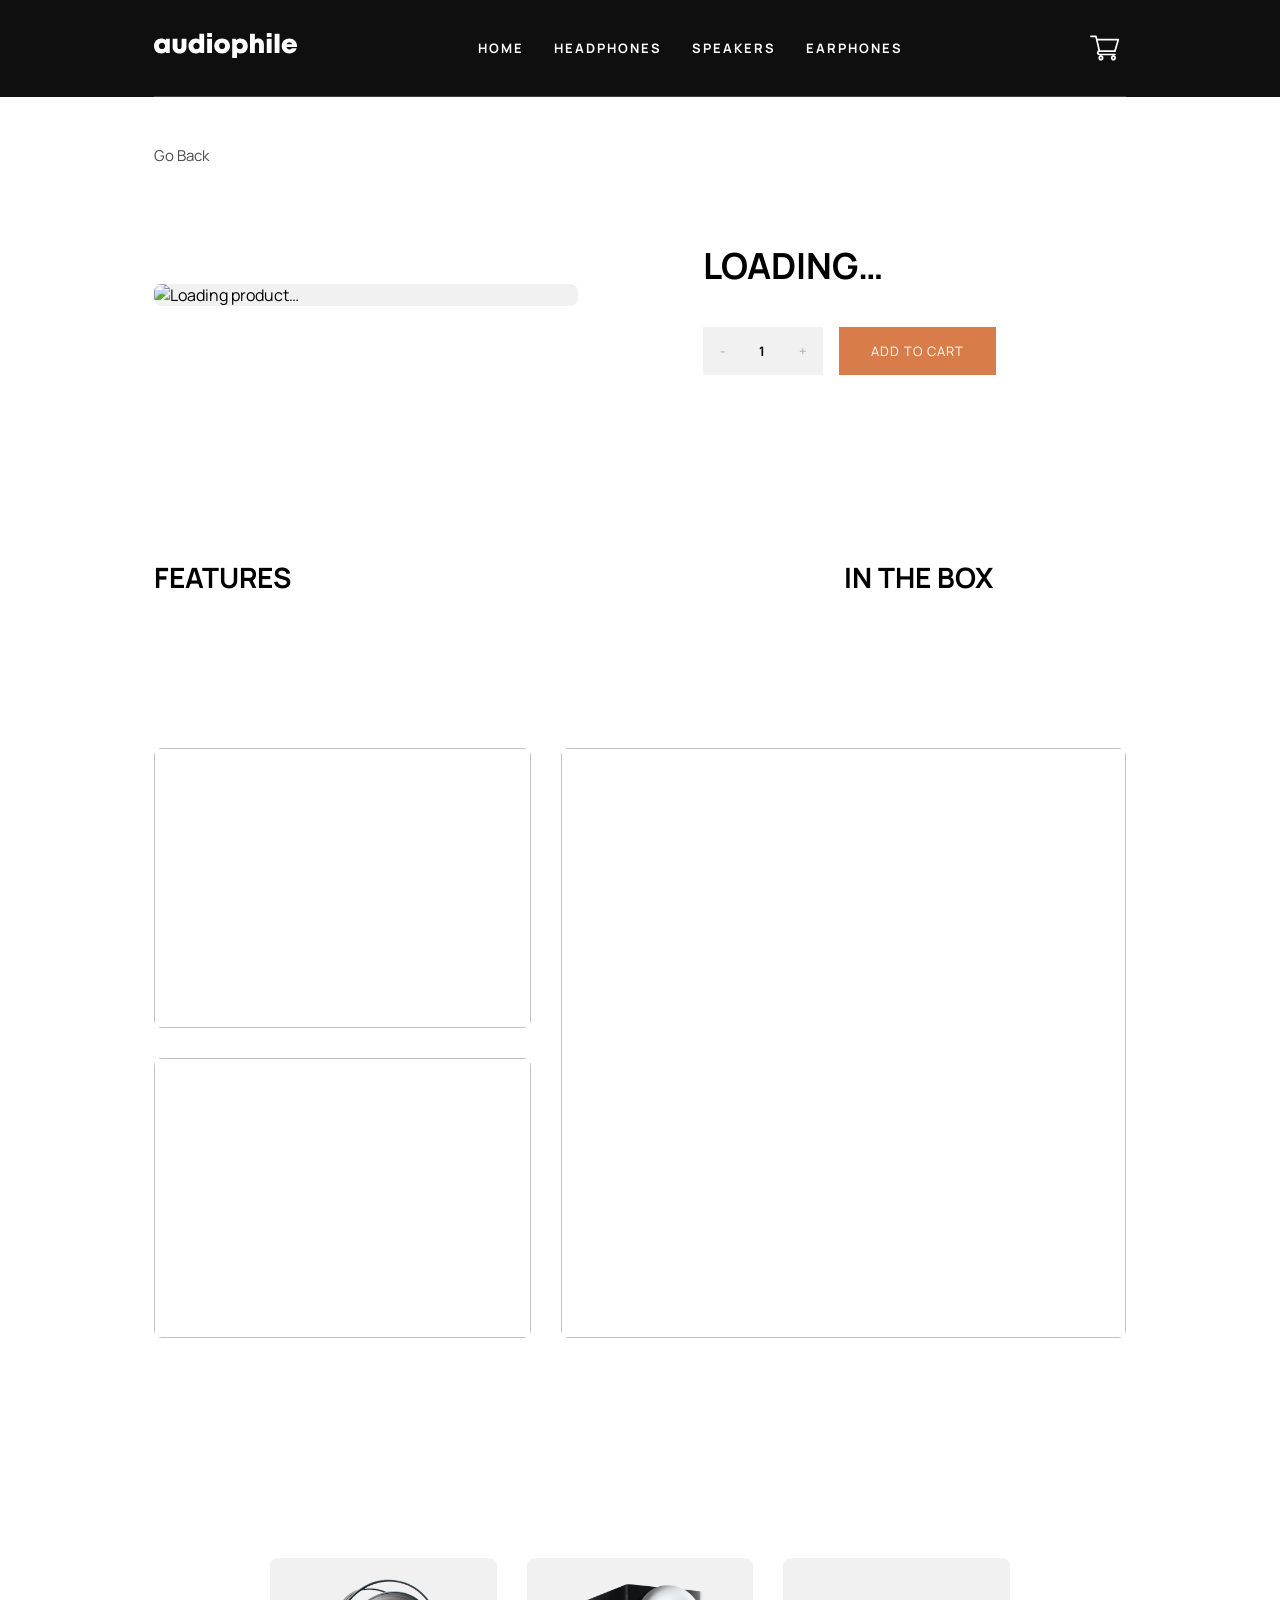
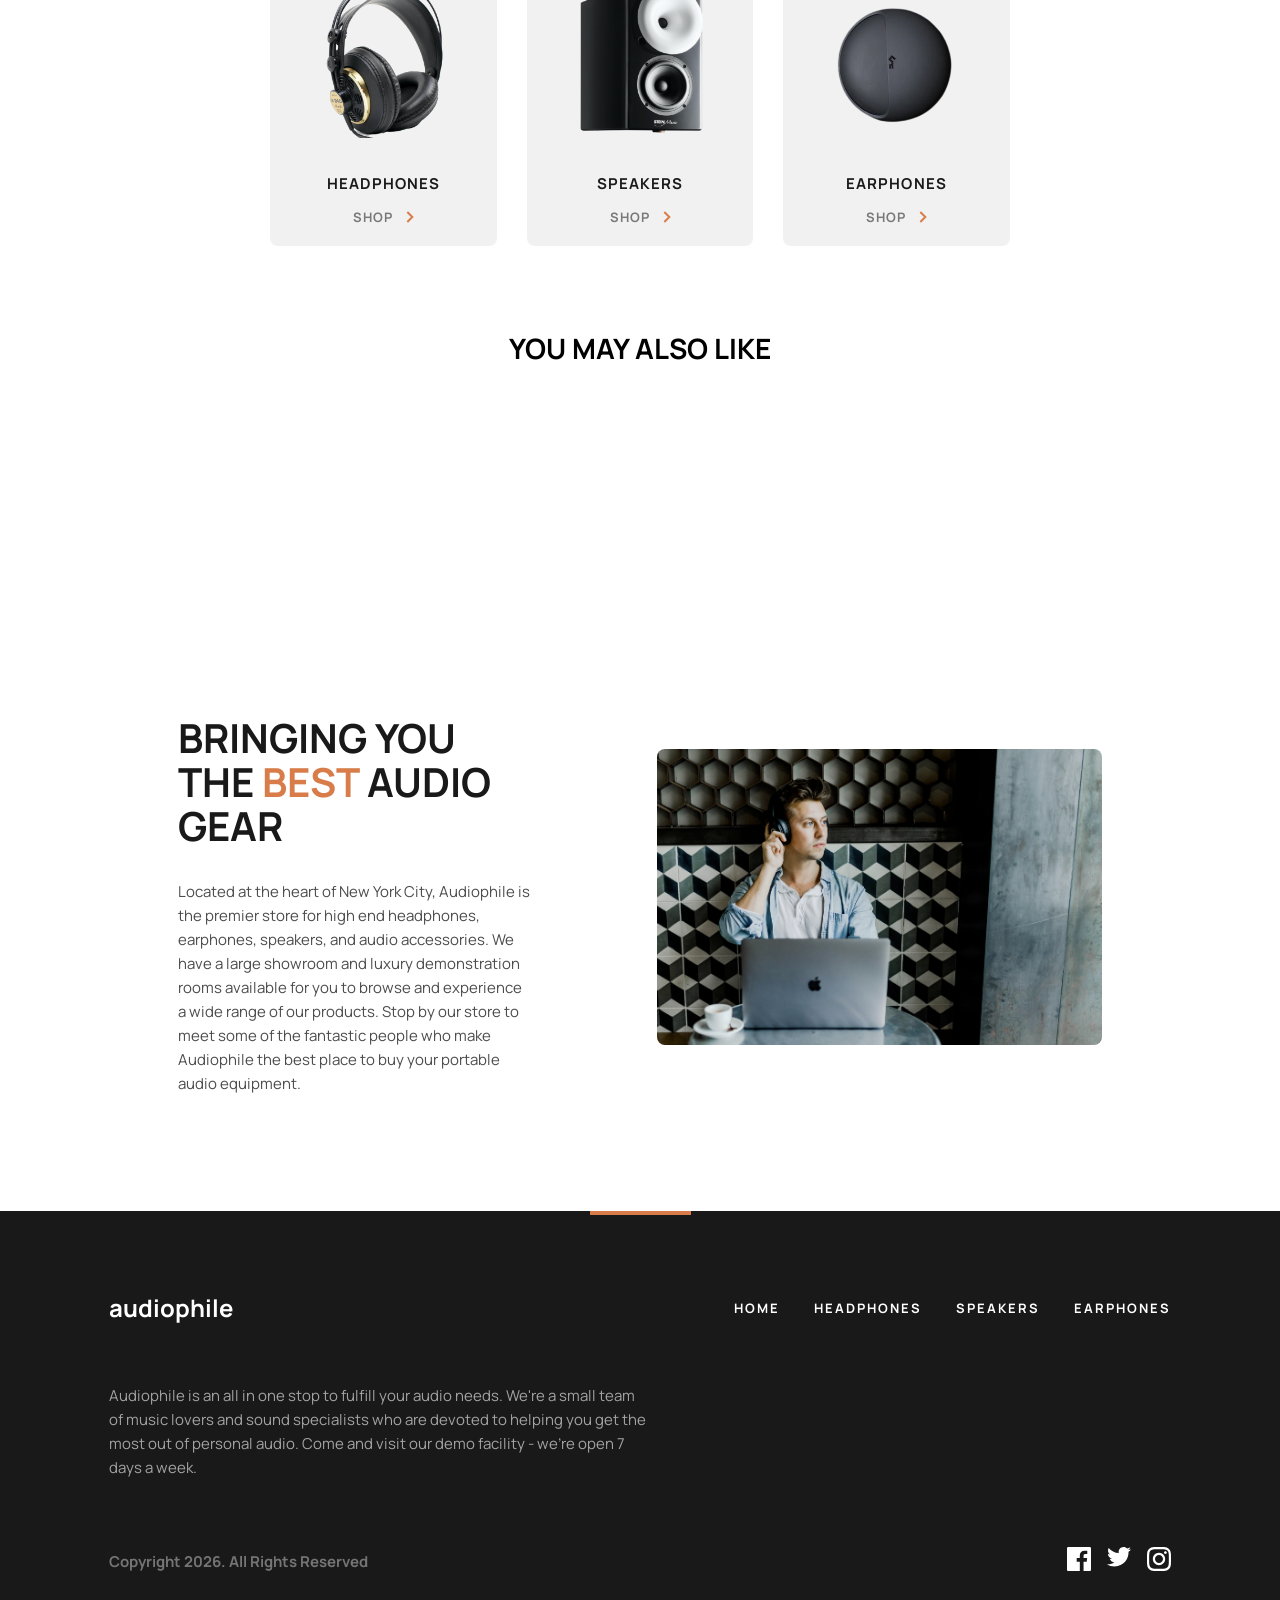
<file: pages/products/product.html>
<!DOCTYPE html>
<html lang="en">

<head>
    <meta charset="UTF-8">
    <meta name="viewport" content="width=device-width, initial-scale=1.0">
    <title>Product | Audiophile</title>
    <link rel="stylesheet" href="../../styles.css">
    <link rel="stylesheet" href="product_styles.css">
    <link rel="preconnect" href="https://fonts.googleapis.com">
    <link rel="preconnect" href="https://fonts.gstatic.com" crossorigin>
    <link href="https://fonts.googleapis.com/css2?family=Manrope:wght@200..800&display=swap" rel="stylesheet">
</head>

<body data-base-path="../../">
    <div id="site-header"></div>
    <div id="site-mobile-menu"></div>
    <div id="site-cart-modal"></div>

    <main class="page-main">
        <a href="../../index.html" class="go-back">Go Back</a>

        <section class="product-overview">
            <div class="product-overview-image">
                <img id="product-image" alt="Loading product…">
            </div>

            <div class="product-overview-content">
                <p class="product-label" id="product-label" style="display: none;">NEW PRODUCT</p>
                <h1 class="product-title" id="product-title">Loading…</h1>
                <p class="product-description" id="product-description"></p>
                <p class="product-price" id="product-price"></p>

                <div class="product-actions">
                    <div class="quantity-selector">
                        <button class="qty-btn" id="decrease">-</button>
                        <span class="qty-value" id="qty">1</span>
                        <button class="qty-btn" id="increase">+</button>
                    </div>
                    <button class="add-to-cart-btn">ADD TO CART</button>
                </div>
            </div>
        </section>

        <section class="product-details">
            <div class="features">
                <h2>FEATURES</h2>
                <div id="features-content"></div>
            </div>

            <div class="in-the-box">
                <h2>IN THE BOX</h2>
                <ul id="in-the-box-list"></ul>
            </div>
        </section>

        <section class="product-gallery" id="product-gallery">
            <div class="gallery-left">
                <img id="gallery-1" alt="">
                <img id="gallery-2" alt="">
            </div>
            <div class="gallery-right">
                <img id="gallery-3" alt="">
            </div>
        </section>

        <section class="quick-links">
            <div class="quick-link-item">
                <div class="quick-link-item-content">
                    <img src="../../assets/akgs.png" alt="Quick Link 1">
                    <h1 class="quick-link-item-title">HEADPHONES</h1>
                    <a href="../category/category.html?cat=headphones" class="quick-link-item-link">SHOP</a>
                </div>
            </div>

            <div class="quick-link-item">
                <div class="quick-link-item-content">
                    <img src="../../assets/zx9_quick.png" alt="Quick Link 2">
                    <h1 class="quick-link-item-title">SPEAKERS</h1>
                    <a href="../category/category.html?cat=speakers" class="quick-link-item-link">SHOP</a>
                </div>
            </div>

            <div class="quick-link-item">
                <div class="quick-link-item-content">
                    <img src="../../assets/yx1_quick.png" alt="Quick Link 3">
                    <h1 class="quick-link-item-title">EARPHONES</h1>
                    <a href="../category/category.html?cat=earphones" class="quick-link-item-link">SHOP</a>
                </div>
            </div>
        </section>

        <section class="related-products">
            <h2 class="related-products-title">YOU MAY ALSO LIKE</h2>

            <div class="related-products-grid" id="related-products-grid"></div>
        </section>
        <section class="promo">
            <div class="promo-content">
                <h2 class="promo-title">
                    BRINGING YOU THE <span class="promo-title-highlight">BEST</span> AUDIO GEAR
                </h2>
                <p class="promo-description">
                    Located at the heart of New York City, Audiophile is the premier
                    store for high end headphones, earphones, speakers, and audio
                    accessories. We have a large showroom and luxury demonstration
                    rooms available for you to browse and experience a wide range
                    of our products. Stop by our store to meet some of the fantastic
                    people who make Audiophile the best place to buy your portable
                    audio equipment.
                </p>
            </div>
            <div class="promo-image">
                <img src="../../assets/IMAMAZING.png" alt="Man wearing headphones">
            </div>
        </section>
    </main>

    <div id="site-footer"></div>

    <script src="../../partials.js"></script>
    <script src="../../cart.js"></script>
    <script src="../../data.js"></script>
    <script src="product.js"></script>
</body>

</html>
</file>
<file: styles.css>
*,
*::before,
*::after {
    font-family: 'Manrope', sans-serif;
    box-sizing: border-box;
}

html {
    overflow-x: hidden;
}

:root {
    --main-bg: rgb(15, 15, 15);
    --main-lr-padding: 12%;
    --secondary-accent: rgba(255, 255, 255, 0.2);
    --main-accent: rgba(216, 125, 74, 1);
    --main-accent-hover: rgba(251, 175, 133, 1);
    --white: #ffffff;
    --black: #191919;
    --dark-gray: #4C4C4C;
    --light-gray: #F1F1F1;
    --white-75: rgba(255, 255, 255, 0.75);
    --white-60: rgba(255, 255, 255, 0.6);
    --white-40: rgba(255, 255, 255, 0.4);
}

body {
    margin: 0;
    padding: 0;
    box-sizing: border-box;
    overflow-x: hidden;
}

.header {
    width: 100%;
    height: 97px;
    background: var(--main-bg);
    padding: 0 var(--main-lr-padding);
    position: fixed;
    top: 0;
    left: 0;
    z-index: 100;
    box-sizing: border-box;
}

.header-container {
    width: 100%;
    height: 100%;
    display: flex;
    align-items: center;
    border-bottom: 1px solid var(--secondary-accent);
    justify-content: space-between;
}

.logo-container {
    display: flex;
    align-items: center;
    gap: 15px;
}

.header-category-list {
    gap: 30px;
    display: flex;
}

.header-category {
    text-decoration: none;
    color: white;
    text-transform: uppercase;
    font-family: Manrope;
    font-weight: 700;
    font-size: 13px;
    line-height: 25px;
    letter-spacing: 2px;
    text-transform: uppercase;
    transition: color 0.1s ease-in-out;
}

.header-category:hover,
.header-category.active {
    color: var(--main-accent);
}

.header-button {
    background: none;
    border: none;
    cursor: pointer;
    transition: stroke 0.1s ease-in-out, fill 0.1s ease-in-out;
    text-decoration: none;
    display: flex;
    align-items: center;
}

.header-cart-button svg {
    height: 30px;
    width: 30px;
}

.header-cart-button:hover {
    stroke: var(--main-accent);
}

.category-list-button {
    display: none;
}

main {
    margin-top: 97px;
}

/* Shared horizontal padding for simple content pages (category, product).
   Home uses per-section padding; checkout uses its own .checkout-main. */
.page-main {
    padding: 0 var(--main-lr-padding);
}

.go-back {
    display: inline-block;
    color: var(--dark-gray);
    text-decoration: none;
    transition: color 0.3s ease;
}

.go-back:hover {
    color: var(--main-accent);
}

.highlighted-item {
    display: flex;
    align-items: center;
    justify-content: space-between;
    background-color: var(--main-bg);
    gap: 40px;
    padding: 0 var(--main-lr-padding);
    padding-top: 40px;
}

.highlighted-item-content {
    max-width: 445px;
    font-family: Manrope;
}

.highlighted-item-label {
    color: var(--secondary-accent);
    font-size: 14px;
    letter-spacing: 10px;
    text-transform: uppercase;
    margin-bottom: 24px;
    font-weight: 400;
}

.highlighted-item-title {
    color: var(--white);
    font-size: 56px;
    line-height: 1.1;
    text-transform: uppercase;
    margin-bottom: 32px;
}

.highlighted-item-description {
    color: var(--white-75);
    font-size: 15px;
    line-height: 1.6;
    margin-bottom: 40px;
}

.highlighted-item-btn {
    background-color: var(--main-accent);
    color: var(--white);
    border: none;
    padding: 15px 32px;
    font-weight: 700;
    font-size: 13px;
    letter-spacing: 1px;
    text-transform: uppercase;
    cursor: pointer;
    transition: background-color 0.3s ease;
    text-decoration: none;
    display: inline-block;
}

.highlighted-item-btn:hover {
    background-color: var(--main-accent-hover);
}

.highlighted-item-image {
    flex: 1;
    display: flex;
    justify-content: center;
}

.highlighted-item-image img {
    max-width: 100%;
    height: 550px;
    min-width: 400px;
    object-fit: contain;
}

@media (max-width: 500px) {
    .highlighted-item-image img {
        min-width: auto;
        height: 400px;
    }
}

.quick-links {
    display: flex;
    flex-wrap: wrap;
    justify-content: space-around;
    padding: 60px var(--main-lr-padding);
    margin-top: 80px;
    gap: 30px;
}

.quick-link-item img {
    height: 160px;
    object-fit: contain;
    position: relative;
    top: -60px;
    margin-bottom: -40px;
}

.quick-link-item {
    background-color: var(--light-gray);
    padding: 22px 20px;
    padding-top: 80px;
    position: relative;
    min-width: 160px;
    flex: 1 1 160px;
    border-radius: 8px;
    display: flex;
    flex-direction: column;
    align-items: center;
}

.quick-link-item-content {
    display: flex;
    flex-direction: column;
    align-items: center;
    justify-content: center;
}

.quick-link-item-title {
    font-family: Manrope;
    font-weight: 700;
    font-size: 15px;
    line-height: 25px;
    letter-spacing: 1.07px;
    text-transform: uppercase;
    margin-bottom: 15px;
    color: var(--black);
}

.quick-link-item-link {
    font-family: Manrope;
    font-weight: 700;
    font-size: 13px;
    line-height: 100%;
    letter-spacing: 1px;
    text-transform: uppercase;
    text-decoration: none;
    color: rgba(0, 0, 0, 0.5);
    transition: color 0.1s ease-in-out;
    display: flex;
    align-items: center;
    gap: 13px;
}

.quick-link-item-link::after {
    content: '';
    display: inline-block;
    width: 8px;
    height: 12px;
    background-image: url("data:image/svg+xml,%3Csvg width='8' height='12' viewBox='0 0 8 12' fill='none' xmlns='http://www.w3.org/2000/svg'%3E%3Cpath d='M1.32178 1L6.32178 6L1.32178 11' stroke='%23D87D4A' stroke-width='2'/%3E%3C/svg%3E");
    background-repeat: no-repeat;
    background-size: contain;
}

.quick-link-item:hover .quick-link-item-link {
    color: var(--main-accent);
}

.quick-link-item:hover {
    cursor: pointer;
}

.product-showcase {
    max-width: 1110px;
    margin: 0 auto;
    padding: 80px 24px;
    display: flex;
    flex-direction: column;
    gap: 24px;
}

.featured-product {
    background-color: var(--main-accent);
    border-radius: 8px;
    padding: 60px;
    display: flex;
    align-items: center;
    justify-content: space-between;
    overflow: hidden;
    position: relative;
}

.featured-product-image img {
    max-width: 280px;
    height: auto;
}

.featured-product-content {
    max-width: 350px;
    text-align: left;
}

.featured-product-title {
    color: var(--white);
    text-transform: uppercase;
    margin-bottom: 24px;
    font-family: Manrope;
    font-weight: 700;
    font-size: 56px;
    line-height: 58px;
    letter-spacing: 2px;
}

.featured-product-description {
    color: var(--white-75);
    font-size: 15px;
    margin-bottom: 32px;
    font-family: Manrope;
    font-weight: 400;
    line-height: 25px;
    letter-spacing: 0px;
}

.featured-product-btn {
    background-color: var(--black);
    color: var(--white);
    border: none;
    padding: 15px 32px;
    font-size: 13px;
    letter-spacing: 1px;
    text-transform: uppercase;
    cursor: pointer;
    transition: background-color 0.3s ease;
    font-family: Manrope;
    font-weight: 700;
    line-height: 100%;
    text-decoration: none;
    display: inline-block;
}

.featured-product-btn:hover {
    background-color: var(--white);
    color: var(--black);
}

.secondary-product {
    position: relative;
    border-radius: 8px;
    overflow: hidden;
    min-height: 200px;
    display: flex;
    align-items: center;
}

.secondary-product-image {
    position: absolute;
    inset: 0;
    z-index: 1;
}

.secondary-product-image img {
    width: 100%;
    height: 100%;
    object-fit: cover;
}

.secondary-product-content {
    position: relative;
    z-index: 2;
    padding-left: 60px;
}

.secondary-product-title {
    font-size: 28px;
    letter-spacing: 2px;
    text-transform: uppercase;
    margin-bottom: 24px;
    font-family: Manrope;
    font-weight: 700;
}

.secondary-product-btn {
    background: transparent;
    border: 1px solid var(--black);
    padding: 15px 32px;
    font-size: 13px;
    letter-spacing: 1px;
    text-transform: uppercase;
    cursor: pointer;
    transition: background-color 0.3s ease, color 0.3s ease;
    font-family: Manrope;
    font-weight: 700;
    line-height: 100%;
    text-decoration: none;
    display: inline-block;
    color: var(--black);
}

.secondary-product-btn:hover {
    background-color: var(--black);
    color: var(--white);
}

.tertiary-product {
    display: flex;
    gap: 24px;
}

.tertiary-product-image,
.tertiary-product-content {
    flex: 1;
    border-radius: 8px;
    overflow: hidden;
}

.tertiary-product-image img {
    width: 100%;
    height: 200px;
    object-fit: cover;
    display: block;
}

.tertiary-product-content {
    background-color: var(--light-gray);
    display: flex;
    align-items: center;
    padding-left: 40px;
    justify-content: center;
}

.tertiary-product-title {
    margin-bottom: 24px;
    font-family: Manrope;
    font-weight: 700;
    font-size: 28px;
    line-height: 100%;
    letter-spacing: 2px;
    text-transform: uppercase;
    margin: 0;
    padding: 0;
}

.tertiary-product-btn {
    background-color: var(--black);
    color: var(--white);
    border: none;
    padding: 15px 32px;
    font-size: 13px;
    letter-spacing: 1px;
    text-transform: uppercase;
    cursor: pointer;
    align-self: flex-start;
    transition: background-color 0.3s ease;
    font-family: Manrope;
    font-weight: 700;
    text-decoration: none;
    display: inline-block;
}

.tertiary-product-btn:hover {
    background-color: var(--dark-gray);
}

.promo {
    max-width: 1110px;
    margin: 0 auto;
    padding: 100px 24px;
    display: flex;
    align-items: center;
    justify-content: space-between;
    gap: 125px;
}

.promo-content {
    max-width: 445px;
}

.promo-title {
    font-size: 40px;
    line-height: 1.1;
    text-transform: uppercase;
    color: var(--black);
    margin-bottom: 32px;
}

.promo-title-highlight {
    color: var(--main-accent);
}

.promo-description {
    color: var(--dark-gray);
    font-size: 15px;
    line-height: 1.6;
}

.promo-image {
    flex-shrink: 0;
    border-radius: 8px;
    overflow: hidden;
}

.promo-image img {
    width: 100%;
    max-width: 445px;
    height: auto;
    display: block;
    object-fit: cover;
}

.site-footer {
    background-color: var(--black);
    color: var(--white);
}

.footer-top-bar {
    height: 4px;
    width: 101px;
    background-color: var(--main-accent);
    margin: 0 auto;
}

.footer-container {
    max-width: 1110px;
    margin: 0 auto;
    padding: 56px 24px 40px;
}

.footer-top {
    display: flex;
    align-items: center;
    justify-content: space-between;
    margin-bottom: 40px;
}

.footer-logo {
    font-size: 24px;
    text-transform: lowercase;
    color: var(--white);
}

.footer-nav {
    display: flex;
    gap: 34px;
}

.footer-nav a {
    color: var(--white);
    text-decoration: none;
    font-size: 13px;
    font-weight: 700;
    letter-spacing: 2px;
    text-transform: uppercase;
    transition: color 0.3s ease;
}

.footer-nav a:hover,
.footer-nav a.active {
    color: var(--main-accent);
}

.footer-description {
    max-width: 540px;
    color: var(--white-60);
    font-size: 15px;
    line-height: 1.6;
    margin-bottom: 56px;
}

.footer-bottom {
    display: flex;
    align-items: center;
    justify-content: space-between;
}

.footer-copyright {
    color: var(--white-40);
    font-size: 15px;
    font-weight: 700;
}

.footer-socials {
    display: flex;
    gap: 16px;
}

.footer-socials path {
    width: 24px;
    height: 24px;
    transition: fill 0.1s ease;
}

.footer-socials a:hover path {
    fill: var(--main-accent);
}

@media (max-width: 768px) {
    .promo {
        flex-direction: column-reverse;
        text-align: center;
        gap: 40px;
    }

    .promo-content {
        max-width: 100%;
    }

    .promo-image img {
        width: 100%;
        max-width: 445px;
    }

    .footer-top {
        flex-direction: column;
        gap: 24px;
        text-align: center;
    }

    .footer-description {
        text-align: center;
        margin: 0 auto 40px;
    }

    .footer-bottom {
        flex-direction: column;
        gap: 24px;
        text-align: center;
    }

    .footer-nav {
        flex-direction: column;
        gap: 16px;
    }
}

@media (max-width: 768px) {

    .featured-product,
    .secondary-product-content {
        flex-direction: column;
        text-align: center;
        padding: 40px 24px;
    }

    .featured-product {
        flex-direction: column;
        gap: 32px;
    }

    .featured-product-content {
        text-align: center;
    }

    .secondary-product {
        flex-direction: column;
        text-align: center;
    }

    .secondary-product-content {
        padding: 24px;
    }

    .tertiary-product {
        flex-direction: column;
    }

    .tertiary-product-content {
        padding: 32px 24px;
        justify-content: center;
        align-items: center;
        text-align: center;
    }

    .tertiary-product-btn {
        align-self: center;
    }
}

@media (max-width: 1024px) {
    .highlighted-item {
        position: relative;
        flex-direction: column;
        text-align: center;
        padding: 40px 24px;
    }

    .highlighted-item-content {
        position: absolute;
        top: 50%;
        left: 50%;
        transform: translate(-50%, -50%);
        display: flex;
        flex-direction: column;
        align-items: center;
        justify-content: center;
    }

    .highlighted-item-title {
        font-size: 40px;
    }

}

@media (max-width: 900px) {
    :root {
        --main-lr-padding: 5%;
    }

    .category-list-button {
        display: block;
    }

    .header-category-list {
        display: none;
    }

    .header {
        width: 100%;
        padding: 0 var(--main-lr-padding);
        box-sizing: border-box;
    }

    .logo-container {
        flex: 1;
        justify-content: flex-start;
        gap: 16px;
    }

    .header-container {
        justify-content: space-between;
    }

    .logo-container .logo {
        position: absolute;
        left: 50%;
        transform: translateX(-50%);
    }
}

@media (max-width: 768px) {
    .tertiary-product {
        flex-direction: column;
    }

    .tertiary-product-image,
    .tertiary-product-content {
        width: 100%;
    }

    .tertiary-product-image {
        height: 200px;
    }

    .tertiary-product-content {
        height: auto;
        padding: 40px;
    }
}

@media (max-width: 600px) {
    .quick-links {
        flex-direction: column;
        align-items: center;
        gap: 68px;
        padding: 52px 24px;
    }

    .quick-link-item {
        width: 100%;
        min-width: 0;
    }

    .quick-link-item img {
        height: 140px;
    }

    .highlighted-item-title {
        font-size: 36px;
    }

    .highlighted-item-description {
        font-size: 14px;
    }

    .featured-product-title {
        font-size: 36px;
    }
}

/* Mobile Menu Styles */
.mobile-menu-overlay {
    display: none;
    position: fixed;
    top: 97px;
    left: 0;
    width: 100%;
    height: calc(100% - 97px);
    background: rgba(0, 0, 0, 0.5);
    z-index: 99;
}

.mobile-menu-overlay.open {
    display: block;
}

.mobile-menu {
    display: none;
    position: fixed;
    top: 97px;
    left: 0;
    width: 100%;
    background: var(--white);
    z-index: 100;
    padding: 108px var(--main-lr-padding) 67px;
    box-sizing: border-box;
    border-radius: 0 0 8px 8px;
    max-height: calc(100vh - 97px);
    overflow-y: auto;
}

.mobile-menu.open {
    display: block;
}

.mobile-menu-links {
    display: flex;
    justify-content: center;
    gap: 30px;
}

.mobile-menu-links .quick-link-item {
    min-width: 0;
    flex: 1;
}

@media (max-width: 600px) {
    .mobile-menu {
        padding: 84px 24px 35px;
    }

    .mobile-menu-links {
        flex-direction: column;
        align-items: center;
        gap: 68px;
    }

    .mobile-menu-links .quick-link-item {
        width: 100%;
    }
}

/* Cart Modal Styles */
.cart-overlay {
    display: none;
    position: fixed;
    top: 0;
    left: 0;
    width: 100%;
    height: 100%;
    background: rgba(0, 0, 0, 0.5);
    z-index: 998;
}

.cart-overlay.open {
    display: block;
}

.cart-modal {
    display: none;
    position: fixed;
    top: 120px;
    right: var(--main-lr-padding);
    width: 377px;
    max-width: calc(100vw - 32px);
    max-height: calc(100vh - 140px);
    overflow-y: auto;
    background: var(--white);
    border-radius: 8px;
    padding: 32px;
    z-index: 999;
    box-shadow: 0 10px 40px rgba(0, 0, 0, 0.1);
}

.cart-modal.open {
    display: block;
}

.cart-header {
    display: flex;
    justify-content: space-between;
    align-items: center;
    margin-bottom: 32px;
}

.cart-header h3 {
    font-size: 18px;
    font-weight: 700;
    letter-spacing: 1.3px;
    text-transform: uppercase;
    margin: 0;
}

.cart-header button {
    background: none;
    border: none;
    color: var(--dark-gray);
    text-decoration: none;
    cursor: pointer;
    font-size: 15px;
}

.cart-header button:hover {
    color: var(--main-accent);
}

.cart-items {
    display: flex;
    flex-direction: column;
    gap: 24px;
    margin-bottom: 32px;
}

.cart-item {
    display: flex;
    align-items: center;
    gap: 16px;
}

.cart-item img {
    width: 64px;
    height: 64px;
    border-radius: 8px;
    object-fit: cover;
    background: var(--light-gray);
}

.cart-item-details {
    flex: 1;
}

.cart-item-name {
    font-size: 15px;
    font-weight: 700;
    margin: 0 0 4px 0;
}

.cart-item-price {
    font-size: 14px;
    color: var(--dark-gray);
    margin: 0;
}

.cart-item-quantity {
    display: flex;
    align-items: center;
    background: var(--light-gray);
    height: 32px;
}

.cart-item-quantity button {
    width: 32px;
    height: 100%;
    border: none;
    background: transparent;
    color: var(--dark-gray);
    font-size: 13px;
    font-weight: 700;
    cursor: pointer;
}

.cart-item-quantity button:hover {
    color: var(--main-accent);
}

.cart-item-quantity span {
    width: 32px;
    text-align: center;
    font-size: 13px;
    font-weight: 700;
}

.cart-empty {
    text-align: center;
    color: var(--dark-gray);
    font-size: 15px;
}

.cart-total {
    display: flex;
    justify-content: space-between;
    align-items: center;
    margin-bottom: 24px;
}

.cart-total span:first-child {
    font-size: 15px;
    color: var(--dark-gray);
    text-transform: uppercase;
}

.cart-total span:last-child {
    font-size: 18px;
    font-weight: 700;
}

.cart-checkout-btn {
    width: 100%;
    padding: 15px;
    background: var(--main-accent);
    color: var(--white);
    border: none;
    font-size: 13px;
    font-weight: 700;
    text-transform: uppercase;
    cursor: pointer;
    text-decoration: none;
    display: block;
    text-align: center;
    box-sizing: border-box;
    transition: background-color 0.3s ease;
}

.cart-checkout-btn:hover {
    background: var(--main-accent-hover);
}

.header-cart-button {
    position: relative;
}

.cart-count {
    position: absolute;
    top: -8px;
    right: -8px;
    width: 18px;
    height: 18px;
    background: var(--main-accent);
    color: var(--white);
    border-radius: 50%;
    font-size: 10px;
    font-weight: 700;
    display: none;
    align-items: center;
    justify-content: center;
}

@media (max-width: 600px) {
    .cart-modal {
        right: 16px;
        left: 16px;
        width: auto;
    }
}
</file>
<file: main.css>
* {
    font-family: 'Manrope', sans-serif;
}

:root {
    --main-bg: rgb(15, 15, 15);
    --main-lr-padding: 12%;
    --seconadry-accent: rgba(255, 255, 255, 0.2);
    --main-accent: rgba(216, 125, 74, 1);
}

body {
    margin: 0;
    padding: 0;
    box-sizing: border-box;
}

.header {
    width: calc(100vw - (var(--main-lr-padding) * 2));
    height: 97px;
    background: var(--main-bg);
    padding: 0 var(--main-lr-padding);
    position: fixed;
    top: 0;
    left: 0;
    z-index: 100;
}

.header-container {
    width: 100%;
    height: 100%;
    display: flex;
    align-items: center;
    border-bottom: 1px solid var(--seconadry-accent);
    justify-content: space-between;
}

.logo-container {
    display: flex;
    align-items: center;
    gap: 15px;
}

.header-category-list {
    gap: 30px;
    display: flex;
}

.header-category {
    text-decoration: none;
    color: white;
    text-transform: uppercase;
    font-family: Manrope;
    font-weight: 700;
    font-size: 13px;
    line-height: 25px;
    letter-spacing: 2px;
    text-transform: uppercase;
    transition: color 0.1s ease-in-out;
}

.header-category:hover {
    color: var(--main-accent);
}

.header-button {
    background: none;
    border: none;
    cursor: pointer;
    transition: stroke 0.1s ease-in-out;
    transition: fill 0.1s ease-in-out;
}

.header-cart-button svg {
    height: 30px;
    width: 30px;
}

.header-cart-button:hover {
    stroke: var(--main-accent);
}

.category-list-button {
    display: none;
}

main {
    margin-top: 97px;
}

.highlighted-item {
    display: flex;
    align-items: center;
    justify-content: space-between;
    background-color: var(--main-bg);
    gap: 40px;
    padding: 0 var(--main-lr-padding);
    padding-top: 40px;
}

.highlighted-item-content {
    max-width: 445px;
    font-family: Manrope;
}

.highlighted-item-label {
    color: var(--seconadry-accent);
    font-size: 14px;
    letter-spacing: 10px;
    text-transform: uppercase;
    margin-bottom: 24px;
    font-weight: 400;
}

.highlighted-item-title {
    color: #ffffff;
    font-size: 56px;
    line-height: 1.1;
    text-transform: uppercase;
    margin-bottom: 32px;
}

.highlighted-item-description {
    color: rgba(255, 255, 255, 0.75);
    font-size: 15px;
    line-height: 1.6;
    margin-bottom: 40px;
}

.highlighted-item-btn {
    background-color: var(--main-accent);
    color: #ffffff;
    border: none;
    padding: 15px 32px;
    font-weight: 700;
    font-size: 13px;
    letter-spacing: 1px;
    text-transform: uppercase;
    cursor: pointer;
    transition: background-color 0.3s ease;
}

.highlighted-item-btn:hover {
    background-color: rgba(251, 175, 133, 1);
}

.highlighted-item-image {
    flex: 1;
    display: flex;
    justify-content: center;
}

.highlighted-item-image img {
    max-width: 100%;
    height: auto;
    height: 550px;
    min-width: 400px;
    object-fit: contain;
}

.quick-links {
    display: flex;
    justify-content: space-around;
    padding: 60px var(--main-lr-padding);
    margin-top: 80px;
    gap: 30px;
}

.quick-link-item img {
    height: 120px;
    object-fit: cover;
}

.quick-link-item {
    background-color: rgba(241, 241, 241, 1);
    padding: 0 20px;
    position: relative;
    width: 160px;
    height: 140px;
    border-radius: 8px;
}

.quick-link-item-content {
    position: absolute;
    bottom: 50%;
    left: 50%;
    transform: translate(-50%, 15%);
    display: flex;
    flex-direction: column;
    align-items: center;
    justify-content: center;
}

.quick-link-item-title {
    font-family: Manrope;
    font-weight: 700;
    font-size: 14px;
    line-height: 25px;
    letter-spacing: 1px;
    text-transform: uppercase;
    margin-bottom: 8px;
}

.quick-link-item-link {
    font-family: Manrope;
    font-weight: 700;
    font-size: 13px;
    line-height: 100%;
    letter-spacing: 1px;
    text-transform: uppercase;
    text-decoration: none;
    color: var(--secondary-accent);
    transition: color 0.1s ease-in-out;
}

.quick-link-item:hover .quick-link-item-link {
    color: var(--main-accent);
}

.quick-link-item:hover {
    cursor: pointer;
}

.product-showcase {
    max-width: 1110px;
    margin: 0 auto;
    padding: 80px 24px;
    display: flex;
    flex-direction: column;
    gap: 24px;
}

.featured-product {
    background-color: #D87D4A;
    border-radius: 8px;
    padding: 60px;
    display: flex;
    align-items: center;
    justify-content: space-between;
    overflow: hidden;
    position: relative;
}

.featured-product-image img {
    max-width: 280px;
    height: auto;
}

.featured-product-content {
    max-width: 350px;
    text-align: left;
}

.featured-product-title {
    color: #ffffff;
    text-transform: uppercase;
    margin-bottom: 24px;
    font-family: Manrope;
    font-weight: 700;
    font-size: 56px;
    line-height: 58px;
    letter-spacing: 2px;
}

.featured-product-description {
    color: rgba(255, 255, 255, 0.75);
    font-size: 15px;
    margin-bottom: 32px;
    font-family: Manrope;
    font-weight: 400;
    line-height: 25px;
    letter-spacing: 0px;
}

.featured-product-btn {
    background-color: #191919;
    color: #ffffff;
    border: none;
    padding: 15px 32px;
    font-size: 13px;
    letter-spacing: 1px;
    text-transform: uppercase;
    cursor: pointer;
    transition: background-color 0.3s ease;
    font-family: Manrope;
    font-weight: 700;
    line-height: 100%;
}

.featured-product-btn:hover {
    background-color: #ffffff;
    color: #191919;
}

.secondary-product {
    position: relative;
    border-radius: 8px;
    overflow: hidden;
    min-height: 200px;
    display: flex;
    align-items: center;
}

.secondary-product-image {
    position: absolute;
    inset: 0;
    z-index: 1;
}

.secondary-product-image img {
    width: 100%;
    height: 100%;
    object-fit: cover;
}

.secondary-product-content {
    position: relative;
    z-index: 2;
    padding-left: 60px;
}

.secondary-product-title {
    font-size: 28px;
    letter-spacing: 2px;
    text-transform: uppercase;
    margin-bottom: 24px;
    font-family: Manrope;
    font-weight: 700;
}

.secondary-product-btn {
    background: transparent;
    border: 1px solid #191919;
    padding: 15px 32px;
    font-size: 13px;
    letter-spacing: 1px;
    text-transform: uppercase;
    cursor: pointer;
    transition: background-color 0.3s ease, color 0.3s ease;
    font-family: Manrope;
    font-weight: 700;
    line-height: 100%;
}

.secondary-product-btn:hover {
    background-color: #191919;
    color: #ffffff;
}

.tertiary-product {
    display: flex;
    gap: 24px;
}

.tertiary-product-image,
.tertiary-product-content {
    flex: 1;
    border-radius: 8px;
    overflow: hidden;
}

.tertiary-product-image img {
    width: 100%;
    height: 200px;
    object-fit: cover;
    display: block;
}

.tertiary-product-content {
    background-color: #F1F1F1;
    display: flex;
    align-items: center;
    padding-left: 40px;
    justify-content: center;
}

.tertiary-product-title {
    margin-bottom: 24px;
    font-family: Manrope;
    font-weight: 700;
    font-size: 28px;
    line-height: 100%;
    letter-spacing: 2px;
    text-transform: uppercase;
    margin: 0;
    padding: 0;
}

.tertiary-product-btn {
    background-color: #191919;
    color: #ffffff;
    border: none;
    padding: 15px 32px;
    font-size: 13px;
    letter-spacing: 1px;
    text-transform: uppercase;
    cursor: pointer;
    align-self: flex-start;
    transition: background-color 0.3s ease;
    font-family: Manrope;
    font-weight: 700;
}

.tertiary-product-btn:hover {
    background-color: #4C4C4C;
}

.promo {
    max-width: 1110px;
    margin: 0 auto;
    padding: 100px 24px;
    display: flex;
    align-items: center;
    justify-content: space-between;
    gap: 125px;
}

.promo-content {
    max-width: 445px;
}

.promo-title {
    font-size: 40px;
    line-height: 1.1;
    text-transform: uppercase;
    color: #191919;
    margin-bottom: 32px;
}

.promo-title-highlight {
    color: #D87D4A;
}

.promo-description {
    color: #4C4C4C;
    font-size: 15px;
    line-height: 1.6;
}

.promo-image {
    flex-shrink: 0;
    border-radius: 8px;
    overflow: hidden;
}

.promo-image img {
    width: 445px;
    height: auto;
    display: block;
    object-fit: cover;
}

.site-footer {
    background-color: #191919;
    color: #ffffff;
}

.footer-top-bar {
    height: 4px;
    width: 101px;
    background-color: #D87D4A;
    margin: 0 auto;
}

.footer-container {
    max-width: 1110px;
    margin: 0 auto;
    padding: 56px 24px 40px;
}

.footer-top {
    display: flex;
    align-items: center;
    justify-content: space-between;
    margin-bottom: 40px;
}

.footer-logo {
    font-size: 24px;
    text-transform: lowercase;
    color: #ffffff;
}

.footer-nav {
    display: flex;
    gap: 34px;
}

.footer-nav a {
    color: #ffffff;
    text-decoration: none;
    font-size: 13px;
    font-weight: 700;
    letter-spacing: 2px;
    text-transform: uppercase;
    transition: color 0.3s ease;
}

.footer-nav a:hover,
.footer-nav a.active {
    color: #D87D4A;
}

.footer-description {
    max-width: 540px;
    color: rgba(255, 255, 255, 0.6);
    font-size: 15px;
    line-height: 1.6;
    margin-bottom: 56px;
}

.footer-bottom {
    display: flex;
    align-items: center;
    justify-content: space-between;
}

.footer-copyright {
    color: rgba(255, 255, 255, 0.4);
    font-size: 15px;
    font-weight: 700;
}

.footer-socials {
    display: flex;
    gap: 16px;
}

.footer-socials path {
    width: 24px;
    height: 24px;
    transition: fill 0.1s ease;
}

.footer-socials a:hover path {
    fill: var(--main-accent);
}

@media (max-width: 768px) {
    .promo {
        flex-direction: column-reverse;
        text-align: center;
        gap: 40px;
    }

    .promo-content {
        max-width: 100%;
    }

    .promo-image img {
        width: 100%;
        max-width: 445px;
    }

    .footer-top {
        flex-direction: column;
        gap: 24px;
        text-align: center;
    }

    .footer-description {
        text-align: center;
        margin: 0 auto 40px;
    }

    .footer-bottom {
        flex-direction: column;
        gap: 24px;
        text-align: center;
    }
}

@media (max-width: 768px) {

    .featured-product,
    .secondary-product-content {
        flex-direction: column;
        text-align: center;
        padding: 40px 24px;
    }

    .featured-product {
        flex-direction: column;
        gap: 32px;
    }

    .featured-product-content {
        text-align: center;
    }

    .secondary-product {
        flex-direction: column;
        text-align: center;
    }

    .secondary-product-content {
        padding: 24px;
    }

    .tertiary-product {
        flex-direction: column;
    }

    .tertiary-product-content {
        padding: 32px 24px;
        justify-content: center;
        align-items: center;
        text-align: center;
    }

    .tertiary-product-btn {
        align-self: center;
    }
}

@media (max-width: 1024px) {
    .highlighted-item {
        position: relative;
        flex-direction: column;
        text-align: center;
        padding: 40px 24px;
    }

    .highlighted-item-content {
        position: absolute;
        top: 50%;
        left: 50%;
        transform: translate(-50%, -50%);
        display: flex;
        flex-direction: column;
        align-items: center;
        justify-content: center;
    }

    .highlighted-item-title {
        font-size: 40px;
    }

}

@media (max-width: 900px) {
    :root {
        --main-lr-padding: 5%;
    }

    .category-list-button {
        display: block;
    }

    .header-category-list {
        display: none;
    }
}

@media (max-width: 600px) {
    .quick-links {
        flex-direction: column;
        align-items: center;
        gap: 100px;
    }
}
</file>
<file: pages/category/category_styles.css>
.category-hero {
    background-color: var(--main-bg);
    margin: 0 calc(-1 * var(--main-lr-padding));
    padding: 100px var(--main-lr-padding);
    text-align: center;
}

.category-hero h1 {
    color: var(--white);
    font-family: Manrope;
    font-weight: 700;
    font-size: 40px;
    line-height: 44px;
    letter-spacing: 1.43px;
    text-transform: uppercase;
    margin: 0;
}

.product-list {
    display: flex;
    flex-direction: column;
    gap: 160px;
    padding: 160px 0;
}

.product-card {
    display: flex;
    align-items: center;
    gap: 125px;
}

.product-card.reverse {
    flex-direction: row-reverse;
}

.product-card-image {
    flex: 1;
    background-color: var(--light-gray);
    border-radius: 8px;
    overflow: hidden;
    display: flex;
    align-items: center;
    justify-content: center;
    padding: 40px;
}

.product-card-image img {
    width: 100%;
    max-width: 350px;
    height: auto;
    object-fit: contain;
}

.product-card-content {
    flex: 1;
    max-width: 445px;
}

.product-card .product-label {
    color: var(--main-accent);
    font-size: 14px;
    letter-spacing: 10px;
    text-transform: uppercase;
    margin-bottom: 16px;
    font-weight: 400;
}

.product-card .product-title {
    font-size: 40px;
    line-height: 44px;
    letter-spacing: 1.43px;
    text-transform: uppercase;
    margin-bottom: 32px;
    font-family: Manrope;
    font-weight: 700;
}

.product-card .product-description {
    color: var(--dark-gray);
    font-size: 15px;
    line-height: 25px;
    margin-bottom: 40px;
}

.product-card .see-product-btn {
    background-color: var(--main-accent);
    color: var(--white);
    border: none;
    padding: 15px 32px;
    font-weight: 700;
    font-size: 13px;
    letter-spacing: 1px;
    text-transform: uppercase;
    cursor: pointer;
    transition: background-color 0.3s ease;
    text-decoration: none;
    display: inline-block;
}

.product-card .see-product-btn:hover {
    background-color: var(--main-accent-hover);
}

@media (max-width: 900px) {
    .product-card {
        flex-direction: column;
        text-align: center;
        gap: 52px;
    }

    .product-card.reverse {
        flex-direction: column;
    }

    .product-card-content {
        max-width: 100%;
    }

    .product-list {
        gap: 120px;
        padding: 120px 0;
    }
}
</file>
<file: pages/checkout/checkout_styles.css>
.checkout-main {
  padding: 120px var(--main-lr-padding) 60px;
  background-color: #ffffff;
  color: var(--black);
}

.checkout-layout {
  max-width: 1110px;
  margin: 0 auto;
  display: grid;
  grid-template-columns: 1.6fr 1fr;
  gap: 32px;
}

.go-back {
  margin-bottom: 40px;
  font-size: 14px;
}

.checkout-form {
  background: var(--white);
  padding: 48px;
  border-radius: 8px;
  box-shadow: 0 20px 40px rgba(25, 25, 25, 0.08);
}

.checkout-header h1 {
  margin: 0 0 32px;
  font-size: 32px;
}

.checkout-section:not(:last-child) {
  margin-bottom: 40px;
}

.section-title {
  display: flex;
  gap: 24px;
  align-items: center;
  margin-bottom: 24px;
  color: var(--main-accent);
  font-family: Manrope;
  font-weight: 700;
  font-size: 13px;
  line-height: 25px;
  letter-spacing: 0.93px;
  text-transform: uppercase;
}

.section-title h2 {
  margin: 0;
  font-size: 14px;
  letter-spacing: 2px;
  text-transform: uppercase;
}

.section-title p {
  margin: 4px 0 0;
  color: var(--dark-gray);
  font-size: 13px;
  line-height: 1.5;
}

.form-grid {
  display: grid;
  grid-template-columns: 1fr;
  gap: 24px;
}

.form-grid.grid-3 {
  grid-template-columns: minmax(0, 1fr) minmax(0, 1fr);
}

label {
  display: block;
}

label>span {
  display: block;
  margin-bottom: 10px;
  font-size: 12px;
  letter-spacing: -0.21px;
  font-weight: 700;
  color: var(--black);
  text-transform: uppercase;
}

input {
  width: 100%;
  padding: 16px 18px;
  border: 1px solid rgba(25, 25, 25, 0.15);
  border-radius: 8px;
  font-size: 14px;
  color: var(--black);
}

input:focus {
  outline: 1px solid var(--main-accent);
}

input::placeholder {
  font-family: Manrope;
  font-weight: 700;
  font-size: 14px;
  line-height: 100%;
  color: rgb(128, 128, 128);
}

.full-width {
  grid-column: 1 / -1;
}

.payment-label {
  margin-bottom: 16px;
  font-size: 12px;
  letter-spacing: 1px;
  text-transform: uppercase;
  color: var(--dark-gray);
}

.payment-methods {
  display: grid;
  grid-template-columns: 1fr 1fr;
  gap: 16px;
  margin-bottom: 24px;
}

.payment-card {
  display: flex;
  align-items: center;
  gap: 16px;
  padding: 18px;
  border: 1px solid rgba(25, 25, 25, 0.15);
  border-radius: 8px;
  background: var(--white);
  cursor: pointer;
}

.payment-card.selected {
  border-color: var(--main-accent);
  background: rgba(216, 125, 74, 0.06);
}

.payment-card input {
  display: none;
}

.payment-radio {
  width: 16px;
  height: 16px;
  border: 1px solid rgba(25, 25, 25, 0.3);
  border-radius: 50%;
  position: relative;
}

.payment-card.selected .payment-radio::after {
  content: "";
  position: absolute;
  inset: 4px;
  border-radius: 50%;
  background: var(--main-accent);
}

.payment-card span:last-child {
  font-size: 13px;
  color: var(--black);
  font-weight: 700;
}

.checkout-summary {
  background: var(--white);
  padding: 40px;
  border-radius: 8px;
  box-shadow: 0 20px 40px rgba(25, 25, 25, 0.08);
  display: flex;
  flex-direction: column;
  gap: 32px;
}

.summary-card {
  display: grid;
  gap: 16px;
}

.summary-item {
  display: grid;
  grid-template-columns: auto 1fr auto;
  gap: 16px;
  align-items: center;
  padding: 16px;
  background: var(--light-gray);
  border-radius: 8px;
}

.summary-item img {
  width: 64px;
  height: 64px;
  object-fit: cover;
  border-radius: 8px;
}

.item-details {
  display: grid;
  gap: 4px;
}

.item-name {
  margin: 0;
  font-size: 13px;
  font-weight: 700;
  text-transform: uppercase;
}

.item-price,
.item-quantity {
  margin: 0;
  font-size: 13px;
  color: var(--dark-gray);
}

.summary-totals {
  display: grid;
  gap: 16px;
}

.summary-totals>div {
  display: flex;
  justify-content: space-between;
  font-size: 14px;
  color: var(--dark-gray);
}

.summary-grand-total {
  color: var(--black);
  font-weight: 700;
}

.continue-btn {
  width: 100%;
  border: none;
  background: var(--main-accent);
  color: var(--white);
  padding: 18px 24px;
  border-radius: 8px;
  font-size: 13px;
  letter-spacing: 1px;
  text-transform: uppercase;
  cursor: pointer;
  transition: background 0.3s ease;
}

.continue-btn:hover {
  background: var(--main-accent-hover);
}

@media (max-width: 1024px) {
  .checkout-layout {
    grid-template-columns: 1fr;
  }
}

.cod-message {
  display: flex;
  align-items: flex-start;
  gap: 32px;
  margin-top: 30px;
}

.cod-message svg {
  flex-shrink: 0;
}

.cod-message p {
  color: var(--dark-gray);
  font-size: 15px;
  line-height: 25px;
  margin: 0;
}

@media (max-width: 768px) {
  .checkout-main {
    padding: 100px 24px 60px;
  }

  .checkout-form,
  .checkout-summary {
    padding: 32px;
  }

  .payment-methods {
    grid-template-columns: 1fr;
  }

  .form-grid.grid-3 {
    grid-template-columns: 1fr;
  }

  .cod-message {
    flex-direction: column;
    align-items: center;
    text-align: center;
  }
}

.confirmation-overlay {
  display: none;
  position: fixed;
  top: 0;
  left: 0;
  width: 100%;
  height: 100%;
  background: rgba(0, 0, 0, 0.5);
  z-index: 999;
}

.confirmation-overlay.open {
  display: block;
}

.confirmation-modal {
  display: none;
  position: fixed;
  top: 50%;
  left: 50%;
  transform: translate(-50%, -50%);
  width: 90%;
  max-width: 540px;
  background: var(--white);
  border-radius: 8px;
  padding: 48px;
  z-index: 1000;
}

.confirmation-modal.open {
  display: block;
}

.confirmation-icon {
  margin-bottom: 32px;
}

.confirmation-title {
  font-size: 32px;
  line-height: 36px;
  letter-spacing: 1.14px;
  margin: 0 0 24px;
  color: var(--black);
}

.confirmation-subtitle {
  font-size: 15px;
  line-height: 25px;
  color: var(--dark-gray);
  margin: 0 0 32px;
}

.confirmation-summary {
  display: flex;
  border-radius: 8px;
  overflow: hidden;
  margin-bottom: 46px;
}

.confirmation-items {
  flex: 1;
  background: var(--light-gray);
  padding: 24px;
}

.confirmation-item {
  display: flex;
  align-items: center;
  gap: 16px;
}

.confirmation-item img {
  width: 50px;
  height: 50px;
  border-radius: 8px;
  object-fit: cover;
}

.confirmation-item-details {
  flex: 1;
}

.confirmation-item-name {
  font-size: 15px;
  font-weight: 700;
  color: var(--black);
  margin: 0;
}

.confirmation-item-price {
  font-size: 14px;
  color: var(--dark-gray);
  margin: 0;
}

.confirmation-item-qty {
  font-size: 15px;
  font-weight: 700;
  color: var(--dark-gray);
}

.confirmation-other-items {
  margin-top: 12px;
  padding-top: 12px;
  border-top: 1px solid rgba(0, 0, 0, 0.08);
  text-align: center;
  font-size: 12px;
  font-weight: 700;
  color: var(--dark-gray);
  letter-spacing: -0.21px;
}

.confirmation-total {
  display: flex;
  flex-direction: column;
  justify-content: center;
  gap: 8px;
  background: var(--black);
  color: var(--white);
  padding: 24px 32px;
  min-width: 200px;
}

.confirmation-total span:first-child {
  font-size: 15px;
  color: rgba(255, 255, 255, 0.5);
  text-transform: uppercase;
}

.confirmation-total span:last-child {
  font-size: 18px;
  font-weight: 700;
}

.confirmation-btn {
  display: block;
  width: 100%;
  background: var(--main-accent);
  color: var(--white);
  text-align: center;
  padding: 15px;
  border-radius: 0;
  font-size: 13px;
  font-weight: 700;
  letter-spacing: 1px;
  text-decoration: none;
  text-transform: uppercase;
  transition: background 0.3s ease;
}

.confirmation-btn:hover {
  background: var(--main-accent-hover);
}

@media (max-width: 600px) {
  .confirmation-modal {
    padding: 32px;
  }

  .confirmation-title {
    font-size: 24px;
    line-height: 28px;
  }

  .confirmation-summary {
    flex-direction: column;
  }

  .confirmation-total {
    min-width: auto;
    padding: 16px 24px;
    flex-direction: row;
    justify-content: space-between;
  }
}

.label-row {
  display: flex;
  justify-content: space-between;
  align-items: center;
  margin-bottom: 9px;
}

.label-row span:first-child {
  font-size: 12px;
  font-weight: 700;
  color: var(--black);
  text-transform: uppercase;
}

.label-row.has-error span:first-child {
  color: #CD2C2C;
}

.error-msg {
  font-size: 12px;
  font-weight: 500;
  color: #CD2C2C;
  display: none;
}

.error-msg.visible {
  display: block;
}

input.error {
  border-color: #CD2C2C;
}

input.error:focus {
  outline-color: #CD2C2C;
}
</file>
<file: pages/products/product_styles.css>
.go-back {
  margin-top: 48px;
  margin-bottom: 48px;
  font-size: 15px;
}

.product-overview {
  display: flex;
  align-items: center;
  gap: 125px;
  margin-bottom: 160px;
}

.product-overview-image {
  flex: 1;
  background-color: var(--light-gray);
  border-radius: 8px;
  overflow: hidden;
  max-width: 470px;
}

.product-overview-image img {
  width: 100%;
  height: auto;
  object-fit: contain;
  display: block;
  max-width: 470px;
}

.product-overview-content {
  flex: 1;
  max-width: 445px;
}

.product-label {
  color: var(--main-accent);
  font-size: 14px;
  letter-spacing: 10px;
  text-transform: uppercase;
  margin-bottom: 24px;
}

.product-title {
  font-size: 36px;
  line-height: 1.2;
  text-transform: uppercase;
  margin-bottom: 32px;
}

.product-description {
  color: var(--dark-gray);
  font-size: 15px;
  line-height: 1.6;
  margin-bottom: 32px;
}

.product-price {
  font-size: 18px;
  font-weight: 700;
  margin-bottom: 40px;
}

.product-actions {
  display: flex;
  align-items: center;
  gap: 16px;
}

.quantity-selector {
  display: flex;
  align-items: center;
  background-color: var(--light-gray);
  width: 120px;
  height: 48px;
}

.qty-btn {
  flex: 1;
  height: 100%;
  border: none;
  background: transparent;
  color: rgba(25, 25, 25, 0.25);
  font-size: 13px;
  font-weight: 700;
  cursor: pointer;
  transition: color 0.3s ease;
}

.qty-btn:hover {
  color: var(--main-accent);
}

.qty-value {
  flex: 1.5;
  text-align: center;
  font-size: 13px;
  font-weight: 700;
}

.add-to-cart-btn {
  background-color: var(--main-accent);
  color: var(--white);
  border: none;
  height: 48px;
  padding: 0 32px;
  font-size: 13px;
  letter-spacing: 1px;
  text-transform: uppercase;
  cursor: pointer;
  transition: background-color 0.3s ease;
}

.add-to-cart-btn:hover {
  background-color: var(--main-accent-hover);
}

.product-details {
  display: flex;
  gap: 125px;
  padding-bottom: 120px;
}

.features {
  flex: 2;
}

.features h2,
.in-the-box h2 {
  font-size: 28px;
  text-transform: uppercase;
  margin-bottom: 32px;
}

.features p {
  color: var(--dark-gray);
  font-size: 15px;
  line-height: 1.6;
  margin-bottom: 24px;
}

.features p:last-child {
  margin-bottom: 0;
}

.in-the-box {
  flex: 1;
}

.in-the-box ul {
  list-style: none;
}

.in-the-box li {
  display: flex;
  align-items: center;
  gap: 20px;
  color: var(--dark-gray);
  font-size: 15px;
  margin-bottom: 12px;
}

.qty-tag {
  color: var(--main-accent);
  font-weight: 700;
}

.related-products {
  text-align: center;
  padding-bottom: 160px;
}

.related-products-title {
  font-size: 28px;
  text-transform: uppercase;
  margin-bottom: 56px;
}

.related-products-grid {
  display: grid;
  grid-template-columns: repeat(3, 1fr);
  gap: 30px;
}

.related-product {
  display: flex;
  flex-direction: column;
  align-items: center;
}

.related-product-image {
  background-color: var(--light-gray);
  border-radius: 8px;
  overflow: hidden;
  margin-bottom: 32px;
  max-width: 200px;
  padding: 10px var(--main-lr-padding);
}

.related-product-image img {
  width: 100%;
  height: auto;
  object-fit: contain;
  display: block;
  max-width: 200px;
  min-height: 260px;
}

.related-product-name {
  font-size: 24px;
  text-transform: uppercase;
  margin-bottom: 32px;
}

.related-product-btn {
  background-color: var(--main-accent);
  color: var(--white);
  border: none;
  padding: 15px 32px;
  font-size: 13px;
  letter-spacing: 1px;
  text-transform: uppercase;
  cursor: pointer;
  transition: background-color 0.3s ease;
  text-decoration: none;
  display: inline-block;
}

.related-product-btn:hover {
  background-color: var(--main-accent-hover);
}

.product-gallery {
  display: flex;
  gap: 30px;
  margin-bottom: 160px;
}

.gallery-left {
  display: flex;
  flex-direction: column;
  gap: 30px;
  flex: 1;
}

.gallery-left img {
  width: 100%;
  height: 280px;
  object-fit: cover;
  border-radius: 8px;
}

.gallery-right {
  flex: 1.5;
}

.gallery-right img {
  width: 100%;
  height: 100%;
  object-fit: cover;
  border-radius: 8px;
}

@media (max-width: 768px) {
  .product-overview {
    flex-direction: column;
    text-align: center;
    gap: 40px;
    margin-bottom: 96px;
  }

  .related-products-grid {
    grid-template-columns: 1fr;
    gap: 56px;
  }

  .product-overview-content {
    max-width: 100%;
  }

  .product-actions {
    justify-content: center;
  }

  .product-details {
    flex-direction: column;
    gap: 64px;
  }

  .product-gallery {
    flex-direction: column;
  }

  .gallery-left img {
    height: 200px;
  }
}
</file>
